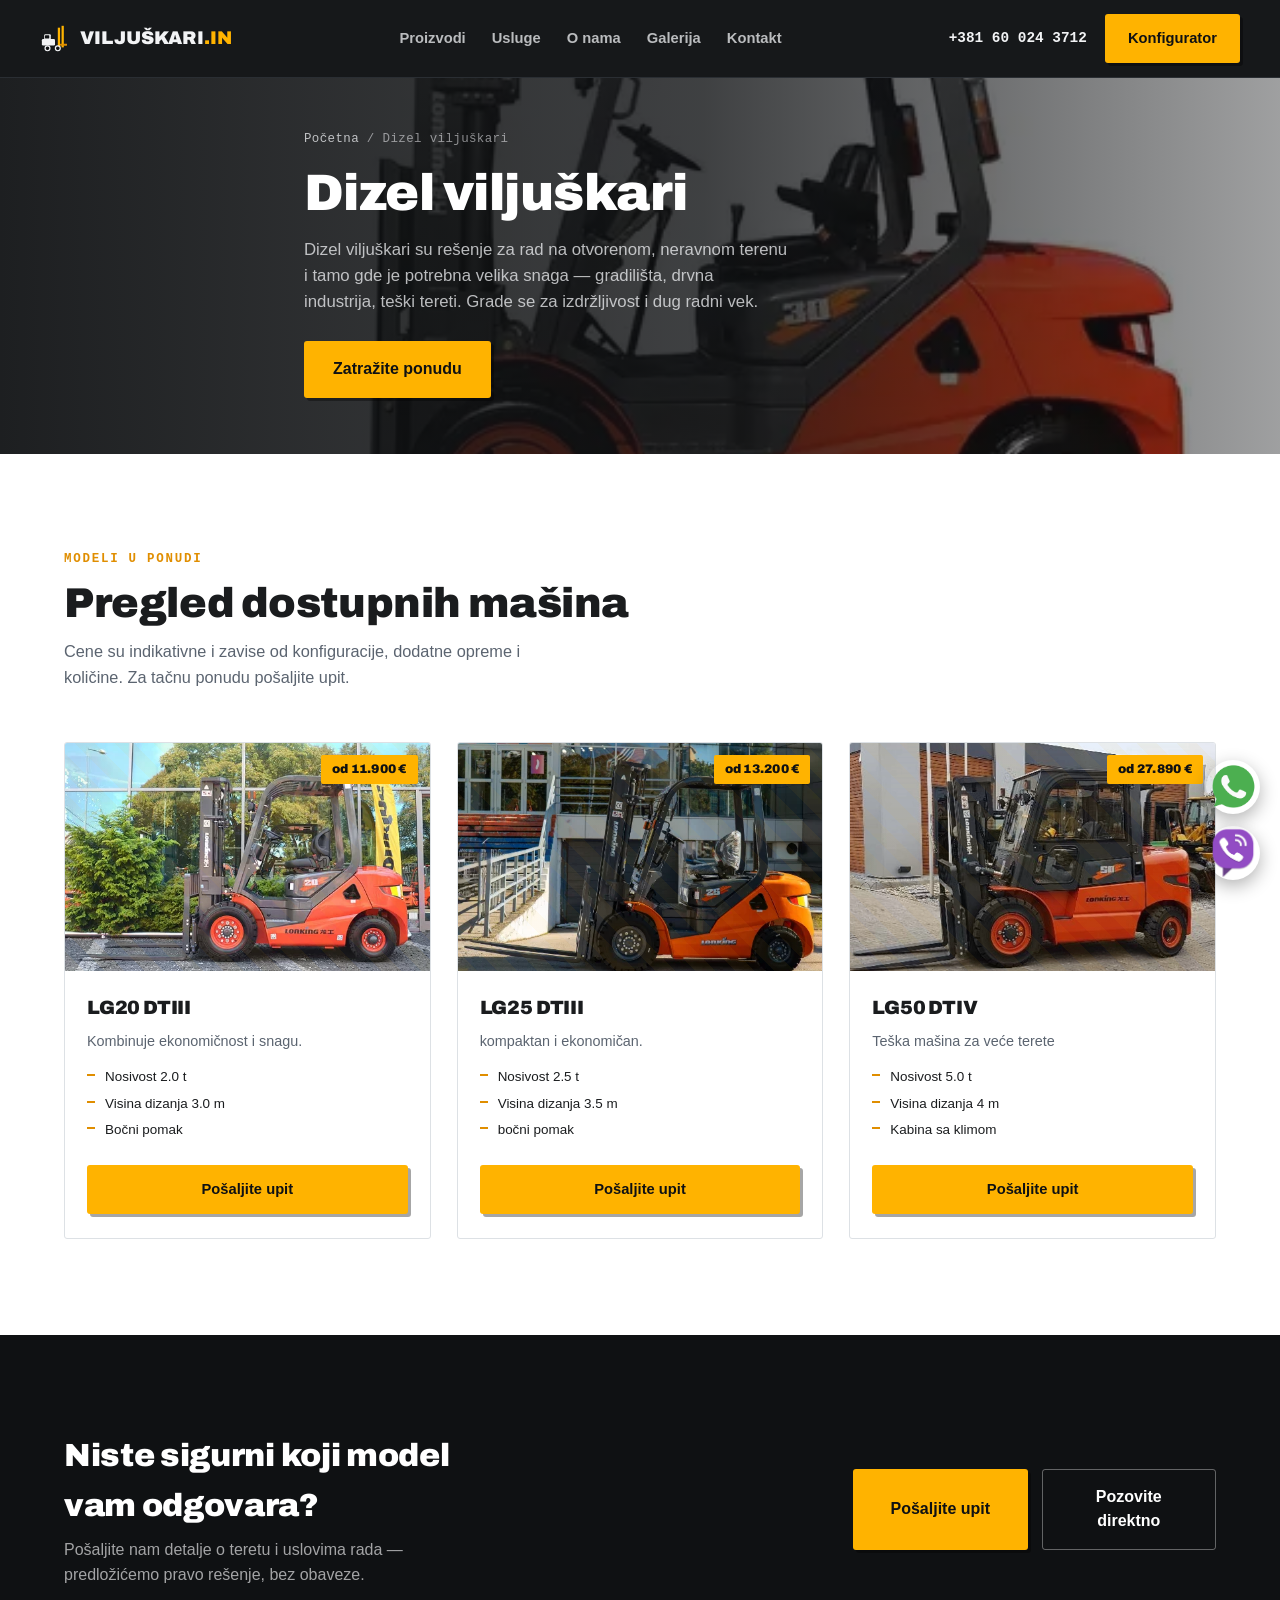
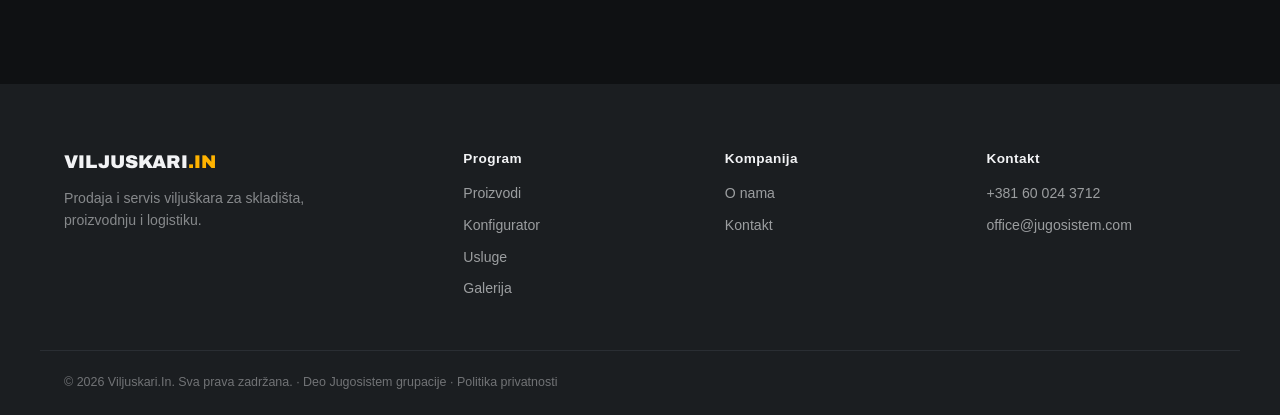
<file: dizel.html>
<!DOCTYPE html>
<html lang="sr">
<head>
<meta charset="UTF-8">
<link rel="icon" href="favicon.ico" sizes="any">
<link rel="icon" type="image/png" sizes="32x32" href="favicon-32x32.png">
<link rel="icon" type="image/png" sizes="48x48" href="favicon-48x48.png">
<link rel="icon" type="image/png" sizes="16x16" href="favicon-16x16.png">
<link rel="apple-touch-icon" sizes="180x180" href="apple-touch-icon.png">
<meta name="viewport" content="width=device-width, initial-scale=1.0">
<title>Dizel viljuškari — Viljuskari.In</title>
<meta name="description" content="Dizel viljuškari za spoljni rad, gradilišta i teže terete — visoka nosivost i izdržljivost. Pogledajte modele i zatražite ponudu.">
<meta name="robots" content="index, follow">
<meta property="og:type" content="website">
<meta property="og:site_name" content="Viljuškari.IN">
<meta property="og:title" content="Dizel viljuškari — Viljuškari.IN">
<meta property="og:description" content="Dizel viljuškari za spoljni rad, gradilišta i teže terete — visoka nosivost i izdržljivost.">
<meta property="og:url" content="https://www.viljuskari.in.rs/dizel.html">
<meta property="og:image" content="https://www.viljuskari.in.rs/images/dizel-viljuskari.webp">
<meta property="og:locale" content="sr_RS">
<meta name="twitter:card" content="summary_large_image">
<meta name="twitter:title" content="Dizel viljuškari — Viljuškari.IN">
<meta name="twitter:description" content="Dizel viljuškari za spoljni rad, gradilišta i teže terete — visoka nosivost i izdržljivost.">
<meta name="twitter:image" content="https://www.viljuskari.in.rs/images/dizel-viljuskari.webp">
<link rel="canonical" href="https://www.viljuskari.in.rs/dizel.html">
<link rel="preconnect" href="https://fonts.googleapis.com">
<link rel="preconnect" href="https://fonts.gstatic.com" crossorigin>
<link href="https://fonts.googleapis.com/css2?family=Archivo:wght@600;800;900&display=swap" rel="stylesheet">
<link rel="stylesheet" href="styles.css">
<link rel="stylesheet" href="category.css">
<script type="application/ld+json">
{
  "@context": "https://schema.org",
  "@type": "BreadcrumbList",
  "itemListElement": [
    {
      "@type": "ListItem",
      "position": 1,
      "name": "Početna",
      "item": "https://www.viljuskari.in.rs/"
    },
    {
      "@type": "ListItem",
      "position": 2,
      "name": "Dizel viljuškari",
      "item": "https://www.viljuskari.in.rs/dizel.html"
    }
  ]
}
</script>
</head>
<body>

<a class="skip-link" href="#main">Preskoči na sadržaj</a>

<header class="site-header" id="siteHeader">
  <div class="wrap nav">
    <a href="index.html" class="brand">
      <span class="brand-mark" aria-hidden="true">
        <svg viewBox="0 0 32 32" fill="none">
          <rect x="2" y="17" width="14" height="7" rx="1.3" fill="#F2F3F5"/>
          <rect x="4.5" y="12" width="7" height="6" rx="1" fill="#F2F3F5"/>
          <rect x="5.3" y="13" width="4.6" height="3.6" rx=".5" fill="#0F1113"/>
          <rect x="19" y="5" width="2.4" height="21" fill="#FFB300"/>
          <rect x="23" y="3" width="2.4" height="23" fill="#FFB300"/>
          <rect x="21.4" y="22" width="7.4" height="2.2" rx=".4" fill="#E08E00"/>
          <circle cx="8" cy="27" r="2.6" fill="#0F1113" stroke="#F2F3F5" stroke-width="1.3"/>
          <circle cx="19" cy="27" r="2.6" fill="#0F1113" stroke="#F2F3F5" stroke-width="1.3"/>
        </svg>
      </span>
      <span class="brand-word">VILJUŠKARI<em>.IN</em></span>
    </a>
    <nav class="nav-links" id="navLinks">
      <a href="index.html#proizvodi">Proizvodi</a>
      <a href="index.html#usluge">Usluge</a>
      <a href="index.html#onama">O nama</a>
      <a href="index.html#galerija">Galerija</a>
      <a href="index.html#kontakt">Kontakt</a>
    </nav>
    <div class="nav-cta">
      <a href="tel:+381600243712" class="nav-phone">+381 60 024 3712</a>
      <a href="konfigurator.html" class="btn btn-amber">Konfigurator</a>
    </div>
    <button class="menu-toggle" id="menuToggle" aria-label="Otvori meni" aria-expanded="false">
      <span></span><span></span><span></span>
    </button>
  </div>
</header>

<main id="main">

<section class="cat-hero">
  <div class="cat-hero-media" aria-hidden="true">
    <!-- ZAMENA SLIKOM: obriši .ph-photo blok ispod i zameni sa
    <img src="images/dizel-hero.jpg" alt="" class="real-photo"> -->
    <img src="images/dizel-viljuskari.webp" alt="Dizel viljuškar u radu" class="real-photo">
  </div>
  <div class="wrap cat-hero-inner">
    <div class="breadcrumb"><a href="index.html">Početna</a> / <span>Dizel viljuškari</span></div>
    <h1>Dizel viljuškari</h1>
    <p class="lead">Dizel viljuškari su rešenje za rad na otvorenom, neravnom terenu i tamo gde je potrebna velika snaga — gradilišta, drvna industrija, teški tereti. Grade se za izdržljivost i dug radni vek.</p>
    <a href="index.html?model=Dizel%20viljuškari#kontakt" class="btn btn-amber btn-lg">Zatražite ponudu</a>
  </div>
</section>

<section class="section">
  <div class="wrap">
    <div class="section-head">
      <div class="eyebrow">Modeli u ponudi</div>
      <h2>Pregled dostupnih mašina</h2>
      <p>Cene su indikativne i zavise od konfiguracije, dodatne opreme i količine. Za tačnu ponudu pošaljite upit.</p>
    </div>
    <div class="product-grid" id="modelGrid"><!-- popunjava se iz script.js --></div>
  </div>
</section>

<section class="section section-dark" id="kontakt-cta">
  <div class="wrap cta-mini-inner">
    <div>
      <h2>Niste sigurni koji model vam odgovara?</h2>
      <p>Pošaljite nam detalje o teretu i uslovima rada — predložićemo pravo rešenje, bez obaveze.</p>
    </div>
    <div class="cta-mini-actions">
      <a href="index.html#kontakt" class="btn btn-amber btn-lg">Pošaljite upit</a>
      <a href="tel:+381600243712" class="btn btn-outline-light btn-lg">Pozovite direktno</a>
    </div>
  </div>
</section>

</main>

<footer class="site-footer">
  <div class="wrap footer-grid">
    <div>
      <span class="brand-word footer-brand">VILJUSKARI<em>.IN</em></span>
      <p>Prodaja i servis viljuškara za skladišta, proizvodnju i logistiku.</p>
    </div>
    <div>
      <b>Program</b>
      <a href="index.html#proizvodi">Proizvodi</a>
      <a href="konfigurator.html">Konfigurator</a>
      <a href="index.html#usluge">Usluge</a>
      <a href="index.html#galerija">Galerija</a>
    </div>
    <div>
      <b>Kompanija</b>
      <a href="index.html#onama">O nama</a>
      <a href="index.html#kontakt">Kontakt</a>
    </div>
    <div>
      <b>Kontakt</b>
      <a href="tel:+381600243712">+381 60 024 3712</a>
      <a href="mailto:office@jugosistem.com">office@jugosistem.com</a>
    </div>
  </div>
  <div class="wrap footer-bottom">© 2026 Viljuskari.In. Sva prava zadržana. · Deo <a href="https://www.jugosistem.rs" target="_blank" rel="noopener">Jugosistem</a> grupacije · <a href="privatnost.html">Politika privatnosti</a></div>
</footer>

<script>
  window.MODELS = [
  {
    "name": "LG20 DTIII",
    "price": "od 11.900 €",
    "desc": "Kombinuje ekonomičnost i snagu.",
    "image": "images/LG20DTIII.webp",
    "specs": [
      "Nosivost 2.0 t",
      "Visina dizanja 3.0 m",
      "Bočni pomak"
    ]
  },
  {
    "name": "LG25 DTIII",
    "price": "od 13.200 €",
    "desc": "kompaktan i ekonomičan.",
    "image": "images/LG25DTIII.webp",
    "specs": [
      "Nosivost 2.5 t",
      "Visina dizanja 3.5 m",
      "bočni pomak"
    ]
  },
  {
    "name": "LG50 DTIV",
    "price": "od 27.890 €",
    "desc": "Teška mašina za veće terete",
    "image": "images/LG50DTIV.webp",
    "specs": [
      "Nosivost 5.0 t",
      "Visina dizanja 4 m",
      "Kabina sa klimom"
    ]
  }
];
</script>
<script src="script.js"></script>
</body>
</html>
</file>
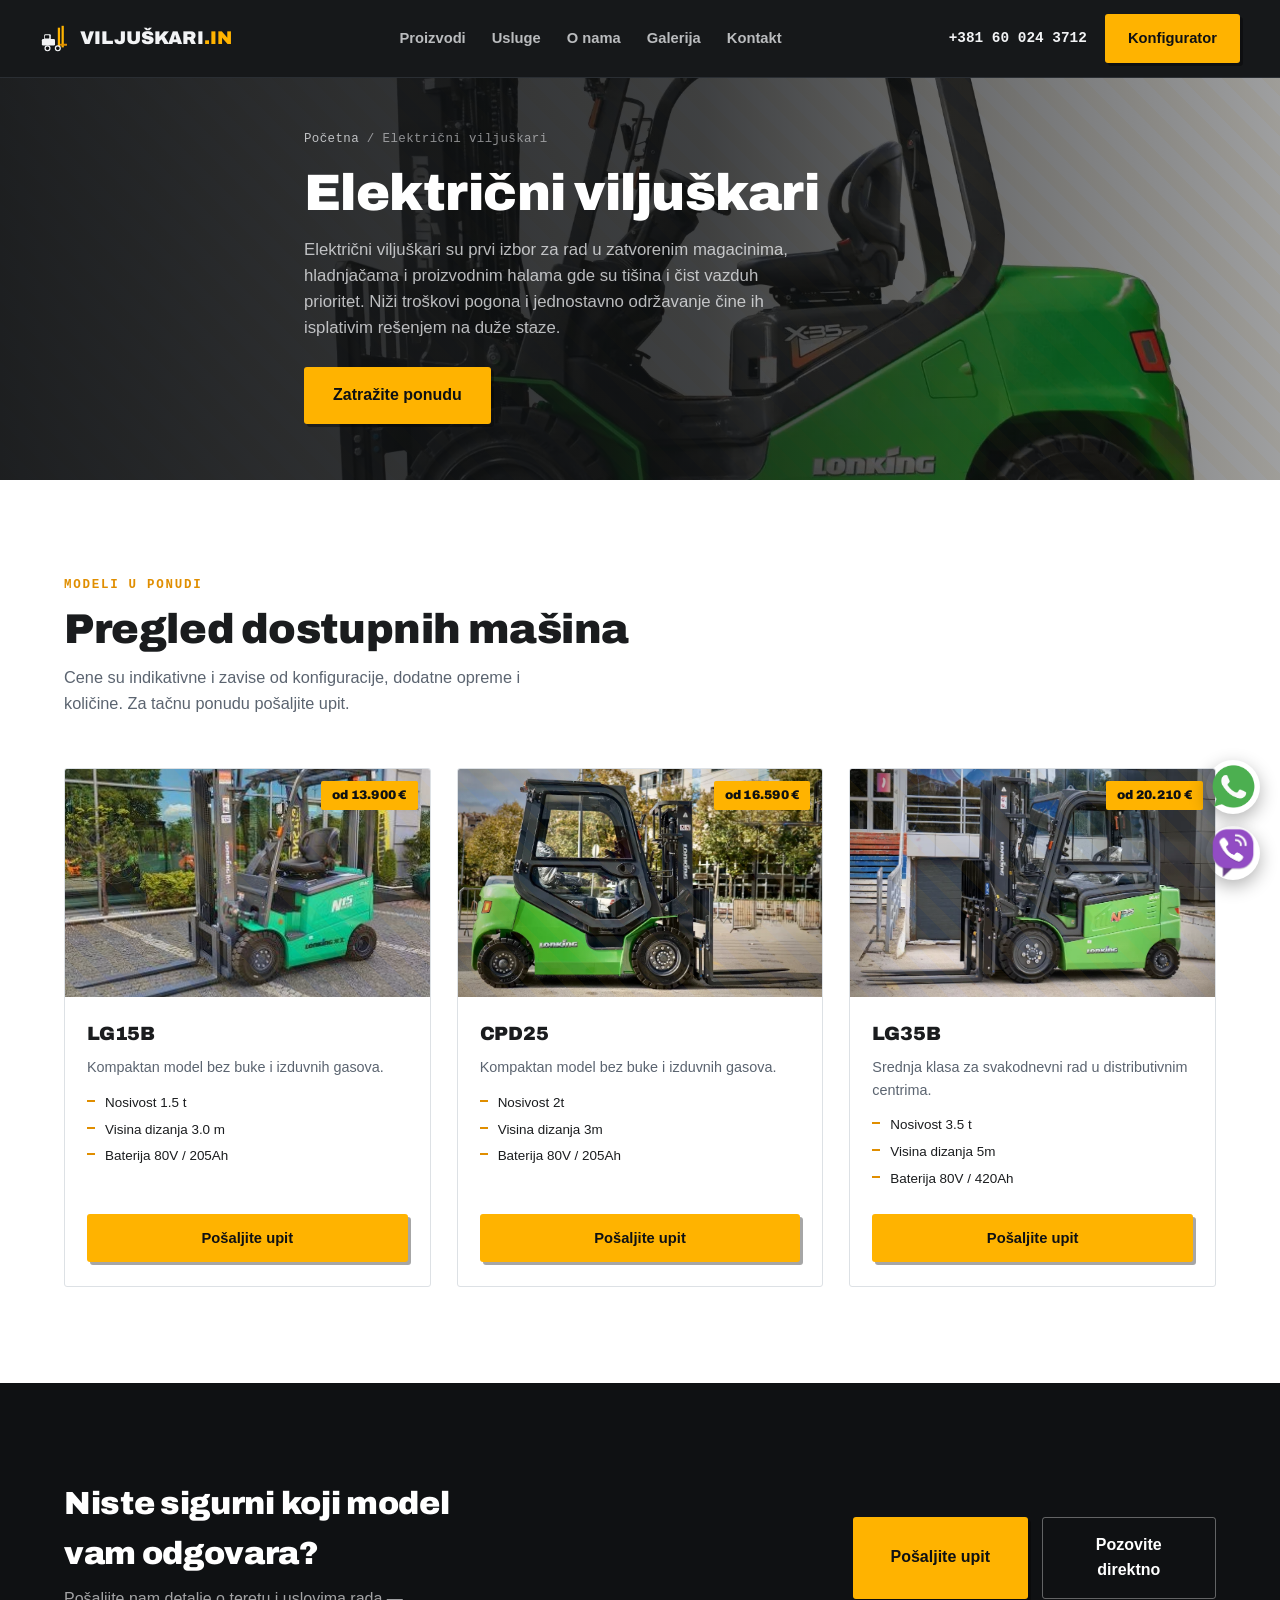
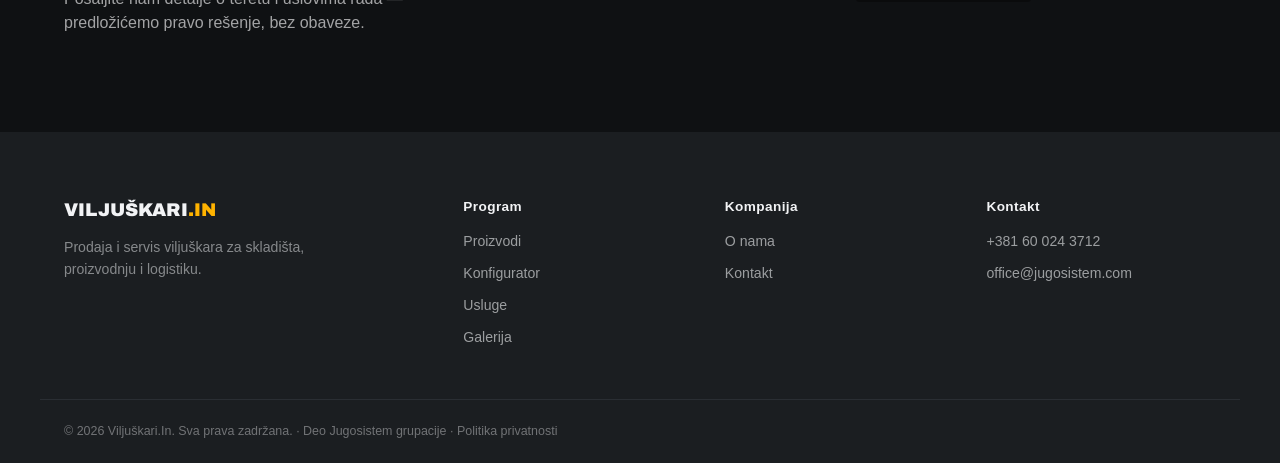
<file: elektricni.html>
<!DOCTYPE html>
<html lang="sr">
<head>
<meta charset="UTF-8">
<link rel="icon" href="favicon.ico" sizes="any">
<link rel="icon" type="image/png" sizes="32x32" href="favicon-32x32.png">
<link rel="icon" type="image/png" sizes="48x48" href="favicon-48x48.png">
<link rel="icon" type="image/png" sizes="16x16" href="favicon-16x16.png">
<link rel="apple-touch-icon" sizes="180x180" href="apple-touch-icon.png">
<meta name="viewport" content="width=device-width, initial-scale=1.0">
<title>Električni viljuškari — Viljuskari.In</title>
<meta name="description" content="Električni viljuškari za zatvorene magacinske prostore — tih rad, niski troškovi, bez emisije. Pogledajte modele i zatražite ponudu.">
<meta name="robots" content="index, follow">
<meta property="og:type" content="website">
<meta property="og:site_name" content="Viljuškari.IN">
<meta property="og:title" content="Električni viljuškari — Viljuškari.IN">
<meta property="og:description" content="Električni viljuškari za zatvorene magacinske prostore — tih rad, niski troškovi, bez emisije.">
<meta property="og:url" content="https://www.viljuskari.in.rs/elektricni.html">
<meta property="og:image" content="https://www.viljuskari.in.rs/images/elektricni-viljuskari.webp">
<meta property="og:locale" content="sr_RS">
<meta name="twitter:card" content="summary_large_image">
<meta name="twitter:title" content="Električni viljuškari — Viljuškari.IN">
<meta name="twitter:description" content="Električni viljuškari za zatvorene magacinske prostore — tih rad, niski troškovi, bez emisije.">
<meta name="twitter:image" content="https://www.viljuskari.in.rs/images/elektricni-viljuskari.webp">
<link rel="canonical" href="https://www.viljuskari.in.rs/elektricni.html">
<link rel="preconnect" href="https://fonts.googleapis.com">
<link rel="preconnect" href="https://fonts.gstatic.com" crossorigin>
<link href="https://fonts.googleapis.com/css2?family=Archivo:wght@600;800;900&display=swap" rel="stylesheet">
<link rel="stylesheet" href="styles.css">
<link rel="stylesheet" href="category.css">
<script type="application/ld+json">
{
  "@context": "https://schema.org",
  "@type": "BreadcrumbList",
  "itemListElement": [
    {
      "@type": "ListItem",
      "position": 1,
      "name": "Početna",
      "item": "https://www.viljuskari.in.rs/"
    },
    {
      "@type": "ListItem",
      "position": 2,
      "name": "Električni viljuškari",
      "item": "https://www.viljuskari.in.rs/elektricni.html"
    }
  ]
}
</script>
</head>
<body>

<a class="skip-link" href="#main">Preskoči na sadržaj</a>

<header class="site-header" id="siteHeader">
  <div class="wrap nav">
    <a href="index.html" class="brand">
      <span class="brand-mark" aria-hidden="true">
        <svg viewBox="0 0 32 32" fill="none">
          <rect x="2" y="17" width="14" height="7" rx="1.3" fill="#F2F3F5"/>
          <rect x="4.5" y="12" width="7" height="6" rx="1" fill="#F2F3F5"/>
          <rect x="5.3" y="13" width="4.6" height="3.6" rx=".5" fill="#0F1113"/>
          <rect x="19" y="5" width="2.4" height="21" fill="#FFB300"/>
          <rect x="23" y="3" width="2.4" height="23" fill="#FFB300"/>
          <rect x="21.4" y="22" width="7.4" height="2.2" rx=".4" fill="#E08E00"/>
          <circle cx="8" cy="27" r="2.6" fill="#0F1113" stroke="#F2F3F5" stroke-width="1.3"/>
          <circle cx="19" cy="27" r="2.6" fill="#0F1113" stroke="#F2F3F5" stroke-width="1.3"/>
        </svg>
      </span>
      <span class="brand-word">VILJUŠKARI<em>.IN</em></span>
    </a>
    <nav class="nav-links" id="navLinks">
      <a href="index.html#proizvodi">Proizvodi</a>
      <a href="index.html#usluge">Usluge</a>
      <a href="index.html#onama">O nama</a>
      <a href="index.html#galerija">Galerija</a>
      <a href="index.html#kontakt">Kontakt</a>
    </nav>
    <div class="nav-cta">
      <a href="tel:+381600243712" class="nav-phone">+381 60 024 3712</a>
      <a href="konfigurator.html" class="btn btn-amber">Konfigurator</a>
    </div>
    <button class="menu-toggle" id="menuToggle" aria-label="Otvori meni" aria-expanded="false">
      <span></span><span></span><span></span>
    </button>
  </div>
</header>

<main id="main">

<section class="cat-hero">
  <div class="cat-hero-media" aria-hidden="true">
    <!-- ZAMENA SLIKOM: obriši .ph-photo blok ispod i zameni sa
    <img src="images/elektricni-hero.jpg" alt="" class="real-photo"> -->
    <div class="ph-photo">
       <img src="images/elektricni-viljuskari.webp" alt="Električni viljuškar u magacinu" class="real-photo">
    </div>
  </div>
  <div class="wrap cat-hero-inner">
    <div class="breadcrumb"><a href="index.html">Početna</a> / <span>Električni viljuškari</span></div>
    <h1>Električni viljuškari</h1>
    <p class="lead">Električni viljuškari su prvi izbor za rad u zatvorenim magacinima, hladnjačama i proizvodnim halama gde su tišina i čist vazduh prioritet. Niži troškovi pogona i jednostavno održavanje čine ih isplativim rešenjem na duže staze.</p>
    <a href="index.html?model=Električni%20viljuškari#kontakt" class="btn btn-amber btn-lg">Zatražite ponudu</a>
  </div>
</section>

<section class="section">
  <div class="wrap">
    <div class="section-head">
      <div class="eyebrow">Modeli u ponudi</div>
      <h2>Pregled dostupnih mašina</h2>
      <p>Cene su indikativne i zavise od konfiguracije, dodatne opreme i količine. Za tačnu ponudu pošaljite upit.</p>
    </div>
    <div class="product-grid" id="modelGrid"><!-- popunjava se iz script.js --></div>
  </div>
</section>

<section class="section section-dark" id="kontakt-cta">
  <div class="wrap cta-mini-inner">
    <div>
      <h2>Niste sigurni koji model vam odgovara?</h2>
      <p>Pošaljite nam detalje o teretu i uslovima rada — predložićemo pravo rešenje, bez obaveze.</p>
    </div>
    <div class="cta-mini-actions">
      <a href="index.html#kontakt" class="btn btn-amber btn-lg">Pošaljite upit</a>
      <a href="tel:+381600243712" class="btn btn-outline-light btn-lg">Pozovite direktno</a>
    </div>
  </div>
</section>

</main>

<footer class="site-footer">
  <div class="wrap footer-grid">
    <div>
      <span class="brand-word footer-brand">VILJUŠKARI<em>.IN</em></span>
      <p>Prodaja i servis viljuškara za skladišta, proizvodnju i logistiku.</p>
    </div>
    <div>
      <b>Program</b>
      <a href="index.html#proizvodi">Proizvodi</a>
      <a href="konfigurator.html">Konfigurator</a>
      <a href="index.html#usluge">Usluge</a>
      <a href="index.html#galerija">Galerija</a>
    </div>
    <div>
      <b>Kompanija</b>
      <a href="index.html#onama">O nama</a>
      <a href="index.html#kontakt">Kontakt</a>
    </div>
    <div>
      <b>Kontakt</b>
      <a href="tel:+381600243712">+381 60 024 3712</a>
      <a href="mailto:office@jugosistem.com">office@jugosistem.com</a>
    </div>
  </div>
  <div class="wrap footer-bottom">© 2026 Viljuškari.In. Sva prava zadržana. · Deo <a href="https://www.jugosistem.rs" target="_blank" rel="noopener">Jugosistem</a> grupacije · <a href="privatnost.html">Politika privatnosti</a></div>
</footer>

<script>
  window.MODELS = [
   {
    "name": "LG15B",
    "price": "od 13.900 €",
    "desc": "Kompaktan model bez buke i izduvnih gasova.",
    "image": "images/LG15b.webp",
    "specs": [
      "Nosivost 1.5 t",
      "Visina dizanja 3.0 m",
      "Baterija 80V / 205Ah"
    ]
  },
  {
    "name": "CPD25",
    "price": "od 16.590 €",
    "desc": "Kompaktan model bez buke i izduvnih gasova.",
    "image": "images/Jugosistem na sajmu u Nisu75.webp",
    "specs": [
      "Nosivost 2t",
      "Visina dizanja 3m",
      "Baterija 80V / 205Ah"
    ]
  },
  {
    "name": "LG35B",
    "price": "od 20.210 €",
    "desc": "Srednja klasa za svakodnevni rad u distributivnim centrima.",
     "image": "images/LG35b.webp",
    "specs": [
      "Nosivost 3.5 t",
      "Visina dizanja 5m",
      "Baterija 80V / 420Ah"
    ]
  },
];
</script>
<script src="script.js"></script>
</body>
</html>
</file>
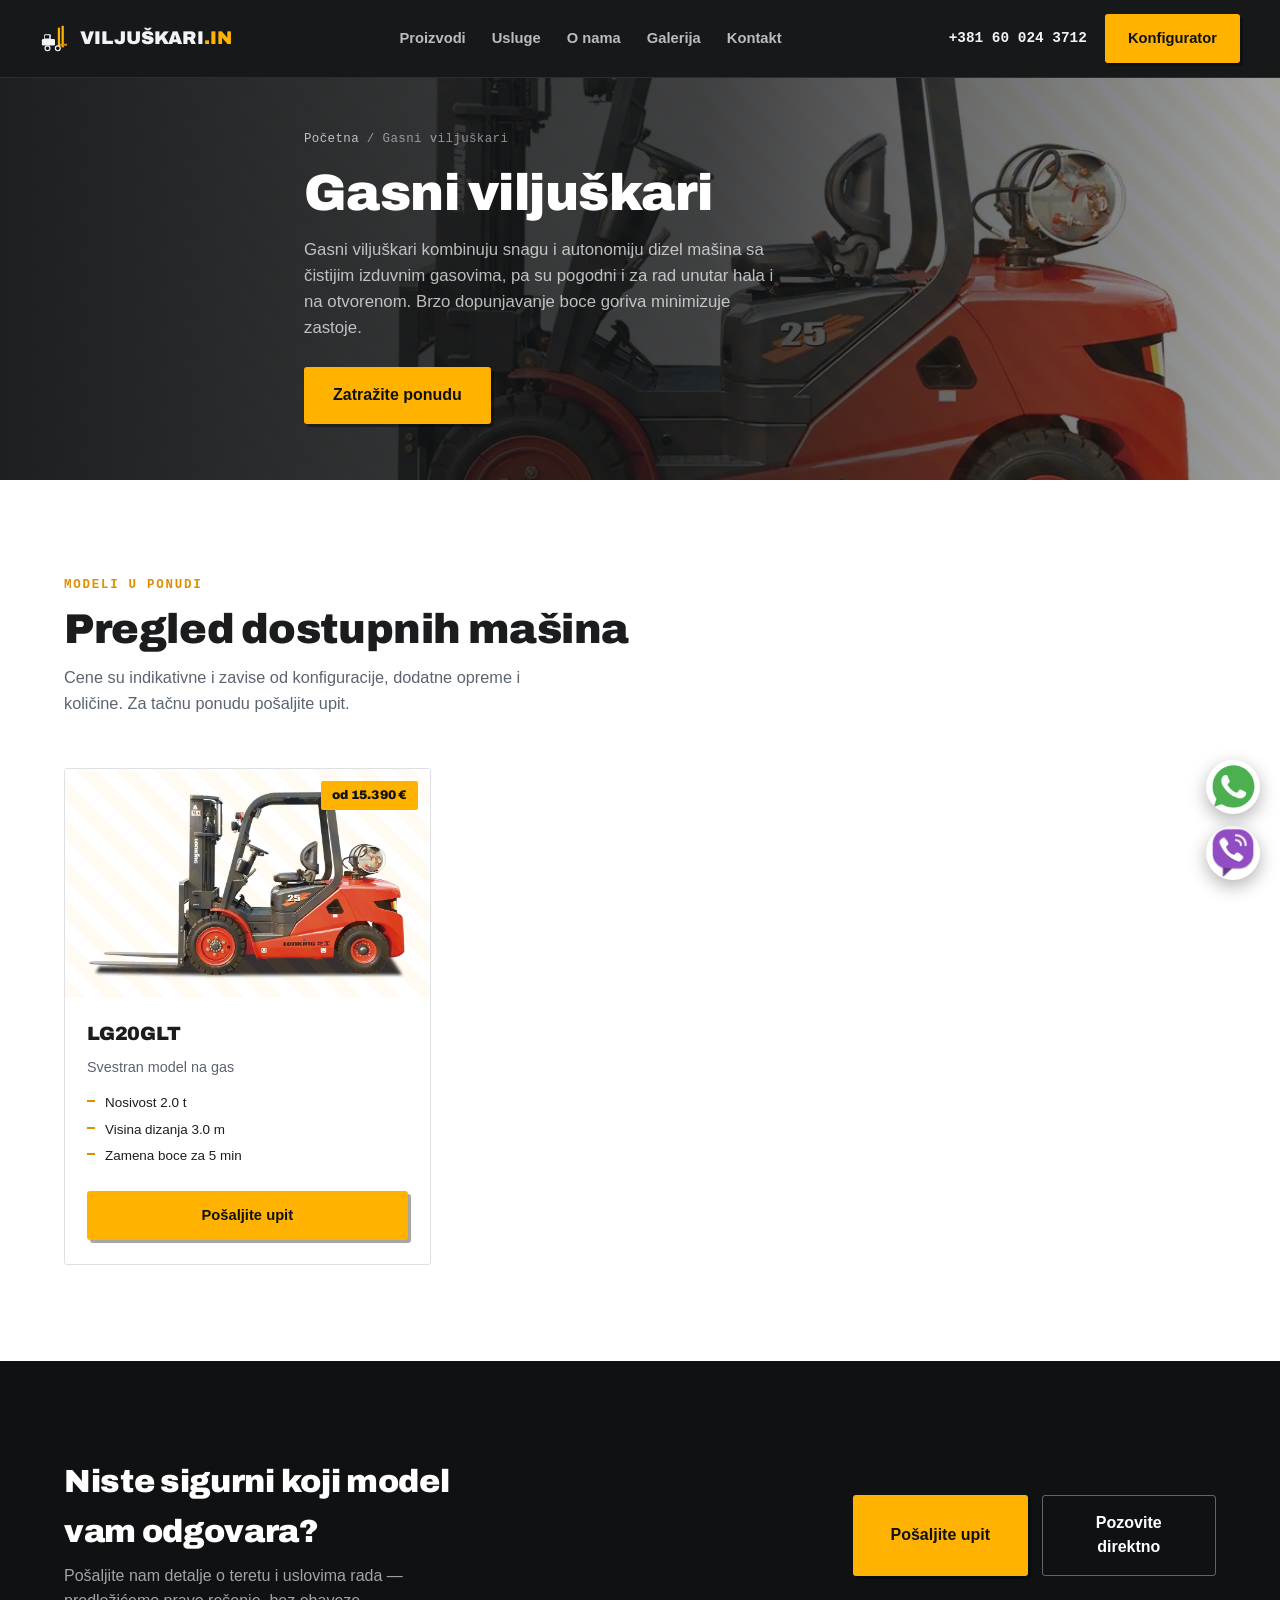
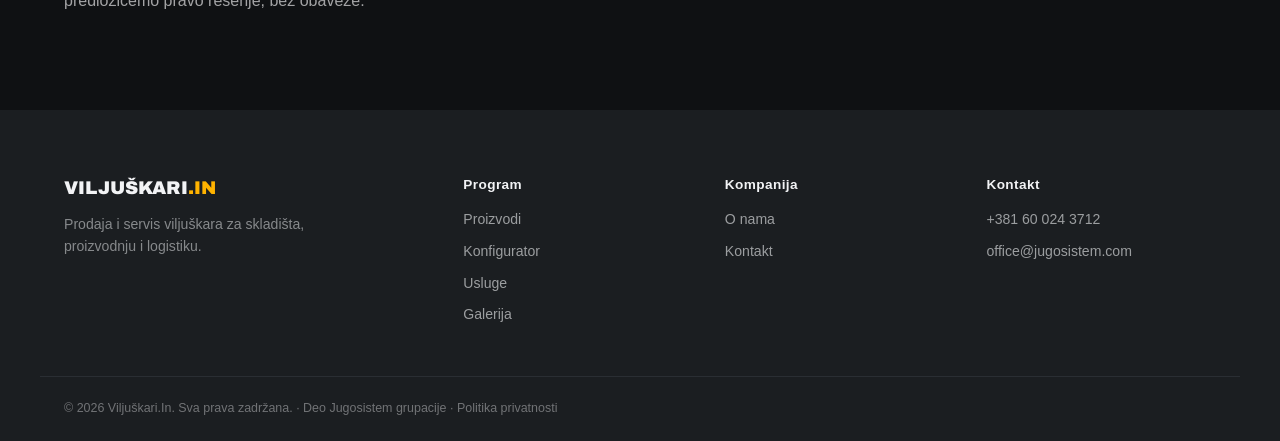
<file: gasni.html>
<!DOCTYPE html>
<html lang="sr">
<head>
<meta charset="UTF-8">
<link rel="icon" href="favicon.ico" sizes="any">
<link rel="icon" type="image/png" sizes="32x32" href="favicon-32x32.png">
<link rel="icon" type="image/png" sizes="48x48" href="favicon-48x48.png">
<link rel="icon" type="image/png" sizes="16x16" href="favicon-16x16.png">
<link rel="apple-touch-icon" sizes="180x180" href="apple-touch-icon.png">
<meta name="viewport" content="width=device-width, initial-scale=1.0">
<title>Gasni viljuškari — ViljuškariIn</title>
<meta name="description" content="Gasni (LPG) viljuškari — snaga dizela uz čistiji rad u zatvorenom prostoru. Pogledajte modele i zatražite ponudu.">
<meta name="robots" content="index, follow">
<meta property="og:type" content="website">
<meta property="og:site_name" content="Viljuškari.IN">
<meta property="og:title" content="Gasni viljuškari — Viljuškari.IN">
<meta property="og:description" content="Gasni (LPG) viljuškari — snaga dizela uz čistiji rad u zatvorenom prostoru.">
<meta property="og:url" content="https://www.viljuskari.in.rs/gasni.html">
<meta property="og:image" content="https://www.viljuskari.in.rs/images/gasni-viljuskari.webp">
<meta property="og:locale" content="sr_RS">
<meta name="twitter:card" content="summary_large_image">
<meta name="twitter:title" content="Gasni viljuškari — Viljuškari.IN">
<meta name="twitter:description" content="Gasni (LPG) viljuškari — snaga dizela uz čistiji rad u zatvorenom prostoru.">
<meta name="twitter:image" content="https://www.viljuskari.in.rs/images/gasni-viljuskari.webp">
<link rel="canonical" href="https://www.viljuskari.in.rs/gasni.html">
<link rel="preconnect" href="https://fonts.googleapis.com">
<link rel="preconnect" href="https://fonts.gstatic.com" crossorigin>
<link href="https://fonts.googleapis.com/css2?family=Archivo:wght@600;800;900&display=swap" rel="stylesheet">
<link rel="stylesheet" href="styles.css">
<link rel="stylesheet" href="category.css">
<script type="application/ld+json">
{
  "@context": "https://schema.org",
  "@type": "BreadcrumbList",
  "itemListElement": [
    {
      "@type": "ListItem",
      "position": 1,
      "name": "Početna",
      "item": "https://www.viljuskari.in.rs/"
    },
    {
      "@type": "ListItem",
      "position": 2,
      "name": "Gasni viljuškari",
      "item": "https://www.viljuskari.in.rs/gasni.html"
    }
  ]
}
</script>
</head>
<body>

<a class="skip-link" href="#main">Preskoči na sadržaj</a>

<header class="site-header" id="siteHeader">
  <div class="wrap nav">
    <a href="index.html" class="brand">
      <span class="brand-mark" aria-hidden="true">
        <svg viewBox="0 0 32 32" fill="none">
          <rect x="2" y="17" width="14" height="7" rx="1.3" fill="#F2F3F5"/>
          <rect x="4.5" y="12" width="7" height="6" rx="1" fill="#F2F3F5"/>
          <rect x="5.3" y="13" width="4.6" height="3.6" rx=".5" fill="#0F1113"/>
          <rect x="19" y="5" width="2.4" height="21" fill="#FFB300"/>
          <rect x="23" y="3" width="2.4" height="23" fill="#FFB300"/>
          <rect x="21.4" y="22" width="7.4" height="2.2" rx=".4" fill="#E08E00"/>
          <circle cx="8" cy="27" r="2.6" fill="#0F1113" stroke="#F2F3F5" stroke-width="1.3"/>
          <circle cx="19" cy="27" r="2.6" fill="#0F1113" stroke="#F2F3F5" stroke-width="1.3"/>
        </svg>
      </span>
      <span class="brand-word">VILJUŠKARI<em>.IN</em></span>
    </a>
    <nav class="nav-links" id="navLinks">
      <a href="index.html#proizvodi">Proizvodi</a>
      <a href="index.html#usluge">Usluge</a>
      <a href="index.html#onama">O nama</a>
      <a href="index.html#galerija">Galerija</a>
      <a href="index.html#kontakt">Kontakt</a>
    </nav>
    <div class="nav-cta">
      <a href="tel:+381600243712" class="nav-phone">+381 60 024 3712</a>
      <a href="konfigurator.html" class="btn btn-amber">Konfigurator</a>
    </div>
    <button class="menu-toggle" id="menuToggle" aria-label="Otvori meni" aria-expanded="false">
      <span></span><span></span><span></span>
    </button>
  </div>
</header>

<main id="main">

<section class="cat-hero">
  <div class="cat-hero-media" aria-hidden="true">
    <!-- ZAMENA SLIKOM: obriši .ph-photo blok ispod i zameni sa
    <img src="images/gasni-hero.jpg" alt="" class="real-photo"> -->
     <div class="ph-photo">
     <img src="images/gasni-viljuskari.webp" alt="Gasni (LPG) viljuškar u radu" class="real-photo">
    </div>
  </div>
  <div class="wrap cat-hero-inner">
    <div class="breadcrumb"><a href="index.html">Početna</a> / <span>Gasni viljuškari</span></div>
    <h1>Gasni viljuškari</h1>
    <p class="lead">Gasni viljuškari kombinuju snagu i autonomiju dizel mašina sa čistijim izduvnim gasovima, pa su pogodni i za rad unutar hala i na otvorenom. Brzo dopunjavanje boce goriva minimizuje zastoje.</p>
    <a href="index.html?model=Gasni%20viljuškari#kontakt" class="btn btn-amber btn-lg">Zatražite ponudu</a>
  </div>
</section>

<section class="section">
  <div class="wrap">
    <div class="section-head">
      <div class="eyebrow">Modeli u ponudi</div>
      <h2>Pregled dostupnih mašina</h2>
      <p>Cene su indikativne i zavise od konfiguracije, dodatne opreme i količine. Za tačnu ponudu pošaljite upit.</p>
    </div>
    <div class="product-grid" id="modelGrid"><!-- popunjava se iz script.js --></div>
  </div>
</section>

<section class="section section-dark" id="kontakt-cta">
  <div class="wrap cta-mini-inner">
    <div>
      <h2>Niste sigurni koji model vam odgovara?</h2>
      <p>Pošaljite nam detalje o teretu i uslovima rada — predložićemo pravo rešenje, bez obaveze.</p>
    </div>
    <div class="cta-mini-actions">
      <a href="index.html#kontakt" class="btn btn-amber btn-lg">Pošaljite upit</a>
      <a href="tel:+381600243712" class="btn btn-outline-light btn-lg">Pozovite direktno</a>
    </div>
  </div>
</section>

</main>

<footer class="site-footer">
  <div class="wrap footer-grid">
    <div>
      <span class="brand-word footer-brand">VILJUŠKARI<em>.IN</em></span>
      <p>Prodaja i servis viljuškara za skladišta, proizvodnju i logistiku.</p>
    </div>
    <div>
      <b>Program</b>
      <a href="index.html#proizvodi">Proizvodi</a>
      <a href="konfigurator.html">Konfigurator</a>
      <a href="index.html#usluge">Usluge</a>
      <a href="index.html#galerija">Galerija</a>
    </div>
    <div>
      <b>Kompanija</b>
      <a href="index.html#onama">O nama</a>
      <a href="index.html#kontakt">Kontakt</a>
    </div>
    <div>
      <b>Kontakt</b>
      <a href="tel:+381600243712">+381 60 024 3712</a>
      <a href="mailto:office@jugosistem.com">office@jugosistem.com</a>
    </div>
  </div>
  <div class="wrap footer-bottom">© 2026 Viljuškari.In. Sva prava zadržana. · Deo <a href="https://www.jugosistem.rs" target="_blank" rel="noopener">Jugosistem</a> grupacije · <a href="privatnost.html">Politika privatnosti</a></div>
</footer>

<script>
  window.MODELS = [
  {
    "name": "LG20GLT",
    "price": "od 15.390 €",
    "image": "images/gasni-viljuskari.webp",
    "desc": "Svestran model na gas",
    "specs": [
      "Nosivost 2.0 t",
      "Visina dizanja 3.0 m",
      "Zamena boce za 5 min"
    ]
  }
];
</script>
<script src="script.js"></script>
</body>
</html>
</file>
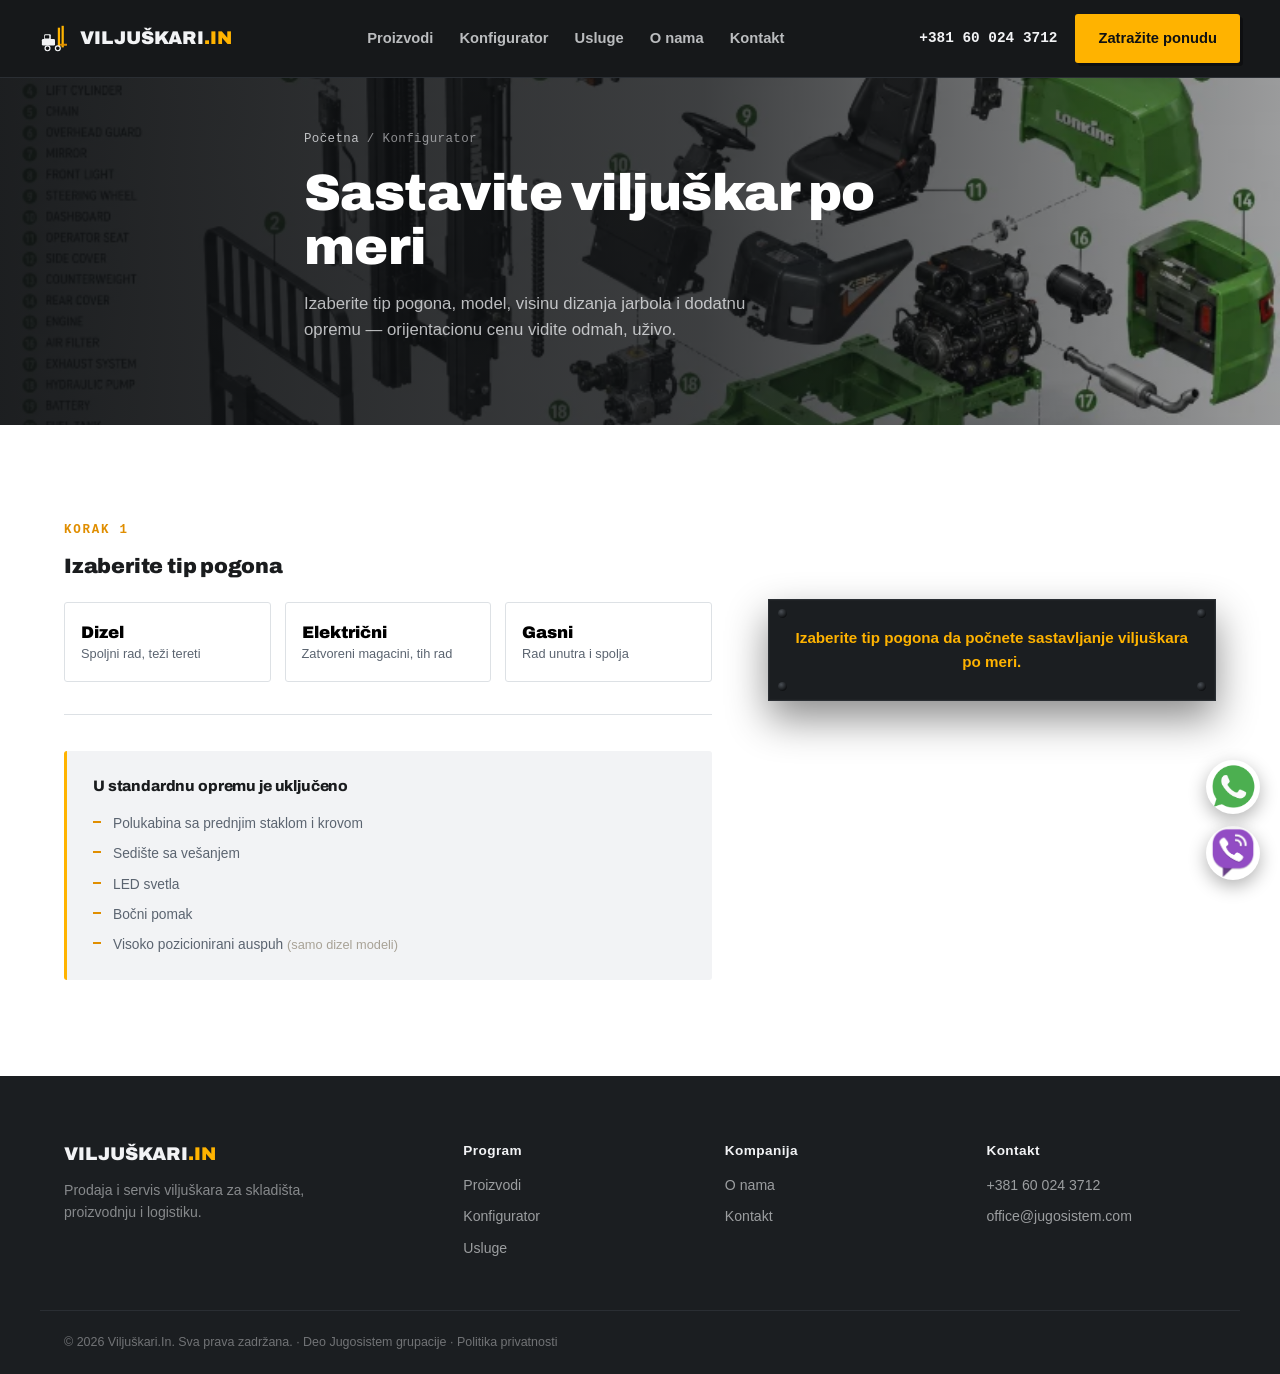
<file: konfigurator-bak.html>
<!DOCTYPE html>
<html lang="sr">
<head>
<meta charset="UTF-8">
<link rel="icon" href="favicon.ico" sizes="any">
<link rel="icon" type="image/png" sizes="32x32" href="favicon-32x32.png">
<link rel="icon" type="image/png" sizes="48x48" href="favicon-48x48.png">
<link rel="icon" type="image/png" sizes="16x16" href="favicon-16x16.png">
<link rel="apple-touch-icon" sizes="180x180" href="apple-touch-icon.png">
<meta name="viewport" content="width=device-width, initial-scale=1.0">
<title>Konfigurator viljuškara — Viljuškari.IN</title>
<meta name="description" content="Sastavite viljuškar po meri — izaberite model, jarbol i dodatnu opremu i dobijte orijentacionu cenu odmah.">
<meta name="robots" content="index, follow">
<link rel="canonical" href="https://www.viljuskari.in.rs/konfigurator.html">
<meta property="og:type" content="website">
<meta property="og:site_name" content="Viljuškari.IN">
<meta property="og:title" content="Konfigurator viljuškara — Viljuškari.IN">
<meta property="og:description" content="Sastavite viljuškar po meri — izaberite model, jarbol i dodatnu opremu i dobijte orijentacionu cenu odmah.">
<meta property="og:url" content="https://www.viljuskari.in.rs/konfigurator.html">
<meta property="og:image" content="https://www.viljuskari.in.rs/images/og-image.jpg">
<meta property="og:image:width" content="1200">
<meta property="og:image:height" content="634">
<meta property="og:locale" content="sr_RS">
<meta name="twitter:card" content="summary_large_image">
<meta name="twitter:title" content="Konfigurator viljuškara — Viljuškari.IN">
<meta name="twitter:description" content="Sastavite viljuškar po meri — izaberite model, jarbol i dodatnu opremu i dobijte orijentacionu cenu odmah.">
<meta name="twitter:image" content="https://www.viljuskari.in.rs/images/og-image.jpg">
<link rel="preconnect" href="https://fonts.googleapis.com">
<link rel="preconnect" href="https://fonts.gstatic.com" crossorigin>
<link href="https://fonts.googleapis.com/css2?family=Archivo:wght@600;800;900&display=swap" rel="stylesheet">
<link rel="stylesheet" href="styles.css">
<link rel="stylesheet" href="category.css">
<link rel="stylesheet" href="configurator.css">
<script type="application/ld+json">
{
  "@context": "https://schema.org",
  "@type": "BreadcrumbList",
  "itemListElement": [
    { "@type": "ListItem", "position": 1, "name": "Početna", "item": "https://www.viljuskari.in.rs/" },
    { "@type": "ListItem", "position": 2, "name": "Konfigurator", "item": "https://www.viljuskari.in.rs/konfigurator.html" }
  ]
}
</script>
</head>
<body>

<a class="skip-link" href="#main">Preskoči na sadržaj</a>

<header class="site-header" id="siteHeader">
  <div class="wrap nav">
    <a href="index.html" class="brand">
      <span class="brand-mark" aria-hidden="true">
        <svg viewBox="0 0 32 32" fill="none">
          <rect x="2" y="17" width="14" height="7" rx="1.3" fill="#F2F3F5"/>
          <rect x="4.5" y="12" width="7" height="6" rx="1" fill="#F2F3F5"/>
          <rect x="5.3" y="13" width="4.6" height="3.6" rx=".5" fill="#0F1113"/>
          <rect x="19" y="5" width="2.4" height="21" fill="#FFB300"/>
          <rect x="23" y="3" width="2.4" height="23" fill="#FFB300"/>
          <rect x="21.4" y="22" width="7.4" height="2.2" rx=".4" fill="#E08E00"/>
          <circle cx="8" cy="27" r="2.6" fill="#0F1113" stroke="#F2F3F5" stroke-width="1.3"/>
          <circle cx="19" cy="27" r="2.6" fill="#0F1113" stroke="#F2F3F5" stroke-width="1.3"/>
        </svg>
      </span>
      <span class="brand-word">VILJUŠKARI<em>.IN</em></span>
    </a>
    <nav class="nav-links" id="navLinks">
      <a href="index.html#proizvodi">Proizvodi</a>
      <a href="konfigurator.html">Konfigurator</a>
      <a href="index.html#usluge">Usluge</a>
      <a href="index.html#onama">O nama</a>
      <a href="index.html#kontakt">Kontakt</a>
    </nav>
    <div class="nav-cta">
      <a href="tel:+381600243712" class="nav-phone">+381 60 024 3712</a>
      <a href="index.html#kontakt" class="btn btn-amber">Zatražite ponudu</a>
    </div>
    <button class="menu-toggle" id="menuToggle" aria-label="Otvori meni" aria-expanded="false">
      <span></span><span></span><span></span>
    </button>
  </div>
</header>

<main id="main">

<section class="cat-hero">
  <div class="cat-hero-media" aria-hidden="true">
    <img src="images/lonking-exploded-view.webp" alt="Lonking X35 dizel viljuškar — presek delova" class="real-photo">
  </div>
  <div class="wrap cat-hero-inner">
    <div class="breadcrumb"><a href="index.html">Početna</a> / <span>Konfigurator</span></div>
    <h1>Sastavite viljuškar po meri</h1>
    <p class="lead">Izaberite tip pogona, model, visinu dizanja jarbola i dodatnu opremu — orijentacionu cenu vidite odmah, uživo.</p>
  </div>
</section>

<section class="section">
  <div class="wrap">
    <div class="cfg-layout">

      <!-- LEVA STRANA: koraci konfiguracije -->
      <div class="cfg-steps">

        <div class="cfg-step">
          <div class="cfg-step-num">Korak 1</div>
          <h2>Izaberite tip pogona</h2>
          <div class="cfg-type-grid">
            <button class="cfg-type-btn" data-type="dizel">
              <span class="cfg-type-name">Dizel</span>
              <span class="cfg-type-desc">Spoljni rad, teži tereti</span>
            </button>
            <button class="cfg-type-btn" data-type="elektro">
              <span class="cfg-type-name">Električni</span>
              <span class="cfg-type-desc">Zatvoreni magacini, tih rad</span>
            </button>
            <button class="cfg-type-btn" data-type="gas">
              <span class="cfg-type-name">Gasni</span>
              <span class="cfg-type-desc">Rad unutra i spolja</span>
            </button>
          </div>
        </div>

        <div class="cfg-step" id="cfgStep2" hidden>
          <div class="cfg-step-num">Korak 2</div>
          <h2>Izaberite model</h2>
          <select id="cfgModelSelect" class="cfg-select"></select>
        </div>

        <div class="cfg-step" id="cfgStep3" hidden>
          <div class="cfg-step-num">Korak 3</div>
          <h2>Jarbol i visina dizanja</h2>
          <div class="cfg-row-2">
            <div>
              <label class="cfg-label">Tip jarbola</label>
              <select id="cfgMastType" class="cfg-select"></select>
            </div>
            <div>
              <label class="cfg-label">Visina dizanja</label>
              <select id="cfgHeightSelect" class="cfg-select"></select>
            </div>
          </div>
          <p class="cfg-warning" id="cfgMastWarning" hidden></p>
        </div>

        <div class="cfg-step" id="cfgStep4" hidden>
          <div class="cfg-step-num">Korak 4</div>
          <h2>Dodatna oprema</h2>
          <div class="cfg-addons">
            <label class="cfg-addon-label">
              <input type="checkbox" id="cfgAddonPureGume" class="cfg-addon">
              <span>Pune gume</span>
            </label>
            <label class="cfg-addon-label">
              <input type="checkbox" id="cfgAddonKabina" class="cfg-addon">
              <span>Kabina sa grejanjem</span>
            </label>
            <label class="cfg-addon-label">
              <input type="checkbox" id="cfgAddonPozicioner" class="cfg-addon">
              <span>Pozicioner</span>
            </label>
          </div>
        </div>

        <div class="cfg-standard-equip">
          <h3>U standardnu opremu je uključeno</h3>
          <ul>
            <li>Polukabina sa prednjim staklom i krovom</li>
            <li>Sedište sa vešanjem</li>
            <li>LED svetla</li>
            <li>Bočni pomak</li>
            <li>Visoko pozicionirani auspuh <span>(samo dizel modeli)</span></li>
          </ul>
        </div>

      </div>

      <!-- DESNA STRANA: rezultat, lepljiv pri skrolu -->
      <aside class="cfg-result-wrap">
        <div class="plate cfg-result" id="cfgResult" hidden>
          <div class="plate-rivet tl"></div><div class="plate-rivet tr"></div>
          <div class="plate-rivet bl"></div><div class="plate-rivet br"></div>
          <div class="plate-head">VAŠA KONFIGURACIJA</div>
          <div class="plate-row"><span>Osnovni model</span><b id="cfgBasePrice">—</b></div>
          <div class="plate-row"><span>Jarbol</span><b id="cfgMastLine">—</b></div>
          <div class="plate-row"><span>Dodatna oprema</span><b id="cfgAddonsPrice">—</b></div>
          <div class="plate-strip" aria-hidden="true"></div>
          <div class="cfg-total-row">
            <span>Ukupno (bez PDV-a)</span>
            <b id="cfgTotalPrice">—</b>
          </div>
          <div class="cfg-total-row cfg-total-row-vat">
            <span>Sa PDV-om (20%)</span>
            <b id="cfgTotalVat">—</b>
          </div>
          <p class="cfg-disclaimer">Prikazana cena je orijentaciona i zavisi od trenutne raspoloživosti i kursa. Za tačnu i obavezujuću ponudu pošaljite upit.</p>
          <button class="btn btn-amber btn-full cfg-send-btn" id="cfgSendBtn">Pošaljite upit sa ovom konfiguracijom</button>
        </div>
        <div class="plate cfg-empty-hint" id="cfgEmptyHint">
          <div class="plate-rivet tl"></div><div class="plate-rivet tr"></div>
          <div class="plate-rivet bl"></div><div class="plate-rivet br"></div>
          <p>Izaberite tip pogona da počnete sastavljanje viljuškara po meri.</p>
        </div>
      </aside>

    </div>
  </div>
</section>

</main>

<footer class="site-footer">
  <div class="wrap footer-grid">
    <div>
      <span class="brand-word footer-brand">VILJUŠKARI<em>.IN</em></span>
      <p>Prodaja i servis viljuškara za skladišta, proizvodnju i logistiku.</p>
    </div>
    <div>
      <b>Program</b>
      <a href="index.html#proizvodi">Proizvodi</a>
      <a href="konfigurator.html">Konfigurator</a>
      <a href="index.html#usluge">Usluge</a>
    </div>
    <div>
      <b>Kompanija</b>
      <a href="index.html#onama">O nama</a>
      <a href="index.html#kontakt">Kontakt</a>
    </div>
    <div>
      <b>Kontakt</b>
      <a href="tel:+381600243712">+381 60 024 3712</a>
      <a href="mailto:office@jugosistem.com">office@jugosistem.com</a>
    </div>
  </div>
  <div class="wrap footer-bottom">© 2026 Viljuškari.In. Sva prava zadržana. · Deo <a href="https://www.jugosistem.rs" target="_blank" rel="noopener">Jugosistem</a> grupacije · <a href="privatnost.html">Politika privatnosti</a></div>
</footer>

<script src="script.js"></script>
<script src="configurator-data.js"></script>
<script src="configurator-logic.js"></script>
</body>
</html>
</file>
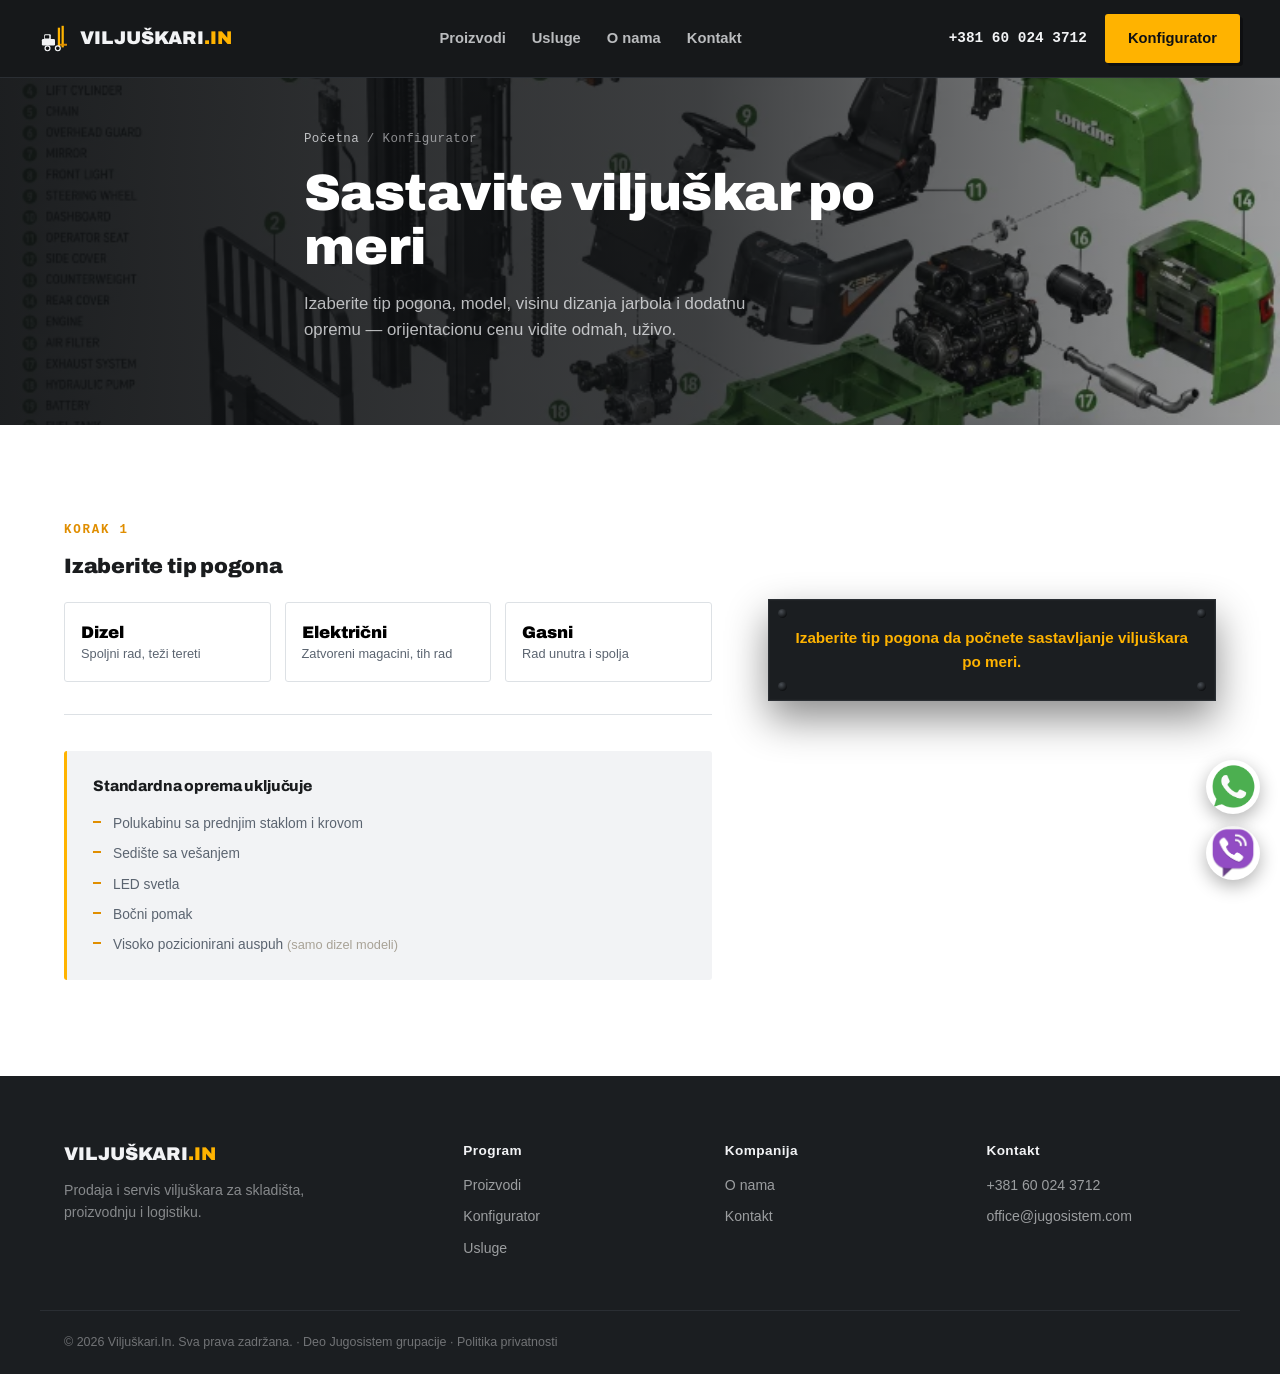
<file: konfigurator.html>
<!DOCTYPE html>
<html lang="sr">
<head>
<meta charset="UTF-8">
<link rel="icon" href="favicon.ico" sizes="any">
<link rel="icon" type="image/png" sizes="32x32" href="favicon-32x32.png">
<link rel="icon" type="image/png" sizes="48x48" href="favicon-48x48.png">
<link rel="icon" type="image/png" sizes="16x16" href="favicon-16x16.png">
<link rel="apple-touch-icon" sizes="180x180" href="apple-touch-icon.png">
<meta name="viewport" content="width=device-width, initial-scale=1.0">
<title>Konfigurator viljuškara — Viljuškari.IN</title>
<meta name="description" content="Sastavite viljuškar po meri — izaberite model, jarbol i dodatnu opremu i dobijte orijentacionu cenu odmah.">
<meta name="robots" content="index, follow">
<link rel="canonical" href="https://www.viljuskari.in.rs/konfigurator.html">
<meta property="og:type" content="website">
<meta property="og:site_name" content="Viljuškari.IN">
<meta property="og:title" content="Konfigurator viljuškara — Viljuškari.IN">
<meta property="og:description" content="Sastavite viljuškar po meri — izaberite model, jarbol i dodatnu opremu i dobijte orijentacionu cenu odmah.">
<meta property="og:url" content="https://www.viljuskari.in.rs/konfigurator.html">
<meta property="og:image" content="https://www.viljuskari.in.rs/images/og-image.jpg">
<meta property="og:image:width" content="1200">
<meta property="og:image:height" content="634">
<meta property="og:locale" content="sr_RS">
<meta name="twitter:card" content="summary_large_image">
<meta name="twitter:title" content="Konfigurator viljuškara — Viljuškari.IN">
<meta name="twitter:description" content="Sastavite viljuškar po meri — izaberite model, jarbol i dodatnu opremu i dobijte orijentacionu cenu odmah.">
<meta name="twitter:image" content="https://www.viljuskari.in.rs/images/og-image.jpg">
<link rel="preconnect" href="https://fonts.googleapis.com">
<link rel="preconnect" href="https://fonts.gstatic.com" crossorigin>
<link href="https://fonts.googleapis.com/css2?family=Archivo:wght@600;800;900&display=swap" rel="stylesheet">
<link rel="stylesheet" href="styles.css">
<link rel="stylesheet" href="category.css">
<link rel="stylesheet" href="configurator.css">
<script type="application/ld+json">
{
  "@context": "https://schema.org",
  "@type": "BreadcrumbList",
  "itemListElement": [
    { "@type": "ListItem", "position": 1, "name": "Početna", "item": "https://www.viljuskari.in.rs/" },
    { "@type": "ListItem", "position": 2, "name": "Konfigurator", "item": "https://www.viljuskari.in.rs/konfigurator.html" }
  ]
}
</script>
</head>
<body>

<a class="skip-link" href="#main">Preskoči na sadržaj</a>

<header class="site-header" id="siteHeader">
  <div class="wrap nav">
    <a href="index.html" class="brand">
      <span class="brand-mark" aria-hidden="true">
        <svg viewBox="0 0 32 32" fill="none">
          <rect x="2" y="17" width="14" height="7" rx="1.3" fill="#F2F3F5"/>
          <rect x="4.5" y="12" width="7" height="6" rx="1" fill="#F2F3F5"/>
          <rect x="5.3" y="13" width="4.6" height="3.6" rx=".5" fill="#0F1113"/>
          <rect x="19" y="5" width="2.4" height="21" fill="#FFB300"/>
          <rect x="23" y="3" width="2.4" height="23" fill="#FFB300"/>
          <rect x="21.4" y="22" width="7.4" height="2.2" rx=".4" fill="#E08E00"/>
          <circle cx="8" cy="27" r="2.6" fill="#0F1113" stroke="#F2F3F5" stroke-width="1.3"/>
          <circle cx="19" cy="27" r="2.6" fill="#0F1113" stroke="#F2F3F5" stroke-width="1.3"/>
        </svg>
      </span>
      <span class="brand-word">VILJUŠKARI<em>.IN</em></span>
    </a>
    <nav class="nav-links" id="navLinks">
      <a href="index.html#proizvodi">Proizvodi</a>
      <a href="index.html#usluge">Usluge</a>
      <a href="index.html#onama">O nama</a>
      <a href="index.html#kontakt">Kontakt</a>
    </nav>
    <div class="nav-cta">
      <a href="tel:+381600243712" class="nav-phone">+381 60 024 3712</a>
      <a href="konfigurator.html" class="btn btn-amber">Konfigurator</a>
    </div>
    <button class="menu-toggle" id="menuToggle" aria-label="Otvori meni" aria-expanded="false">
      <span></span><span></span><span></span>
    </button>
  </div>
</header>

<main id="main">

<section class="cat-hero">
  <div class="cat-hero-media" aria-hidden="true">
    <img src="images/lonking-exploded-view.webp" alt="Lonking X35 dizel viljuškar — presek delova" class="real-photo">
  </div>
  <div class="wrap cat-hero-inner">
    <div class="breadcrumb"><a href="index.html">Početna</a> / <span>Konfigurator</span></div>
    <h1>Sastavite viljuškar po meri</h1>
    <p class="lead">Izaberite tip pogona, model, visinu dizanja jarbola i dodatnu opremu — orijentacionu cenu vidite odmah, uživo.</p>
  </div>
</section>

<section class="section">
  <div class="wrap">
    <div class="cfg-layout">

      <!-- LEVA STRANA: koraci konfiguracije -->
      <div class="cfg-steps">

        <div class="cfg-step">
          <div class="cfg-step-num">Korak 1</div>
          <h2>Izaberite tip pogona</h2>
          <div class="cfg-type-grid">
            <button class="cfg-type-btn" data-type="dizel">
              <span class="cfg-type-name">Dizel</span>
              <span class="cfg-type-desc">Spoljni rad, teži tereti</span>
            </button>
            <button class="cfg-type-btn" data-type="elektro">
              <span class="cfg-type-name">Električni</span>
              <span class="cfg-type-desc">Zatvoreni magacini, tih rad</span>
            </button>
            <button class="cfg-type-btn" data-type="gas">
              <span class="cfg-type-name">Gasni</span>
              <span class="cfg-type-desc">Rad unutra i spolja</span>
            </button>
          </div>
        </div>

        <div class="cfg-step" id="cfgStep2" hidden>
          <div class="cfg-step-num">Korak 2</div>
          <h2>Izaberite model</h2>
          <select id="cfgModelSelect" class="cfg-select"></select>
        </div>

        <div class="cfg-step" id="cfgStep3" hidden>
          <div class="cfg-step-num">Korak 3</div>
          <h2>Jarbol i visina dizanja</h2>
          <div class="cfg-row-2">
            <div>
              <label class="cfg-label">Tip jarbola</label>
              <select id="cfgMastType" class="cfg-select"></select>
            </div>
            <div>
              <label class="cfg-label">Visina dizanja</label>
              <select id="cfgHeightSelect" class="cfg-select"></select>
            </div>
          </div>
          <p class="cfg-warning" id="cfgMastWarning" hidden></p>
        </div>

        <div class="cfg-step" id="cfgStep4" hidden>
          <div class="cfg-step-num">Korak 4</div>
          <h2>Dodatna oprema</h2>
          <div class="cfg-addons">
            <label class="cfg-addon-label">
              <input type="checkbox" id="cfgAddonPureGume" class="cfg-addon">
              <span>Pune gume</span>
            </label>
            <label class="cfg-addon-label">
              <input type="checkbox" id="cfgAddonKabina" class="cfg-addon">
              <span>Kabina sa grejanjem</span>
            </label>
            <label class="cfg-addon-label">
              <input type="checkbox" id="cfgAddonPozicioner" class="cfg-addon">
              <span>Pozicioner</span>
            </label>
          </div>
        </div>

        <div class="cfg-standard-equip">
          <h3>Standardna oprema uključuje</h3>
          <ul>
            <li>Polukabinu sa prednjim staklom i krovom</li>
            <li>Sedište sa vešanjem</li>
            <li>LED svetla</li>
            <li>Bočni pomak</li>
            <li>Visoko pozicionirani auspuh <span>(samo dizel modeli)</span></li>
          </ul>
        </div>

      </div>

      <!-- DESNA STRANA: rezultat, lepljiv pri skrolu -->
      <aside class="cfg-result-wrap">
        <div class="plate cfg-result" id="cfgResult" hidden>
          <div class="plate-rivet tl"></div><div class="plate-rivet tr"></div>
          <div class="plate-rivet bl"></div><div class="plate-rivet br"></div>
          <div class="plate-head">VAŠA KONFIGURACIJA</div>
          <div class="plate-row"><span>Osnovni model</span><b id="cfgBasePrice">—</b></div>
          <div class="plate-row"><span>Jarbol</span><b id="cfgMastLine">—</b></div>
          <div class="plate-row"><span>Dodatna oprema</span><b id="cfgAddonsPrice">—</b></div>
          <div class="plate-strip" aria-hidden="true"></div>
          <div class="cfg-total-row">
            <span>Ukupno (bez PDV-a)</span>
            <b id="cfgTotalPrice">—</b>
          </div>
          <div class="cfg-total-row cfg-total-row-vat">
            <span>Sa PDV-om (20%)</span>
            <b id="cfgTotalVat">—</b>
          </div>
          <p class="cfg-disclaimer">Prikazana cena je orijentaciona i zavisi od trenutne raspoloživosti i kursa. Za tačnu i obavezujuću ponudu pošaljite upit.</p>
          <button class="btn btn-amber btn-full cfg-send-btn" id="cfgSendBtn">Pošaljite upit sa ovom konfiguracijom</button>
        </div>
        <div class="plate cfg-empty-hint" id="cfgEmptyHint">
          <div class="plate-rivet tl"></div><div class="plate-rivet tr"></div>
          <div class="plate-rivet bl"></div><div class="plate-rivet br"></div>
          <p>Izaberite tip pogona da počnete sastavljanje viljuškara po meri.</p>
        </div>
      </aside>

    </div>
  </div>
</section>

</main>

<footer class="site-footer">
  <div class="wrap footer-grid">
    <div>
      <span class="brand-word footer-brand">VILJUŠKARI<em>.IN</em></span>
      <p>Prodaja i servis viljuškara za skladišta, proizvodnju i logistiku.</p>
    </div>
    <div>
      <b>Program</b>
      <a href="index.html#proizvodi">Proizvodi</a>
      <a href="konfigurator.html">Konfigurator</a>
      <a href="index.html#usluge">Usluge</a>
    </div>
    <div>
      <b>Kompanija</b>
      <a href="index.html#onama">O nama</a>
      <a href="index.html#kontakt">Kontakt</a>
    </div>
    <div>
      <b>Kontakt</b>
      <a href="tel:+381600243712">+381 60 024 3712</a>
      <a href="mailto:office@jugosistem.com">office@jugosistem.com</a>
    </div>
  </div>
  <div class="wrap footer-bottom">© 2026 Viljuškari.In. Sva prava zadržana. · Deo <a href="https://www.jugosistem.rs" target="_blank" rel="noopener">Jugosistem</a> grupacije · <a href="privatnost.html">Politika privatnosti</a></div>
</footer>

<script src="script.js"></script>
<script src="configurator-data.js"></script>
<script src="configurator-logic.js"></script>
</body>
</html>
</file>
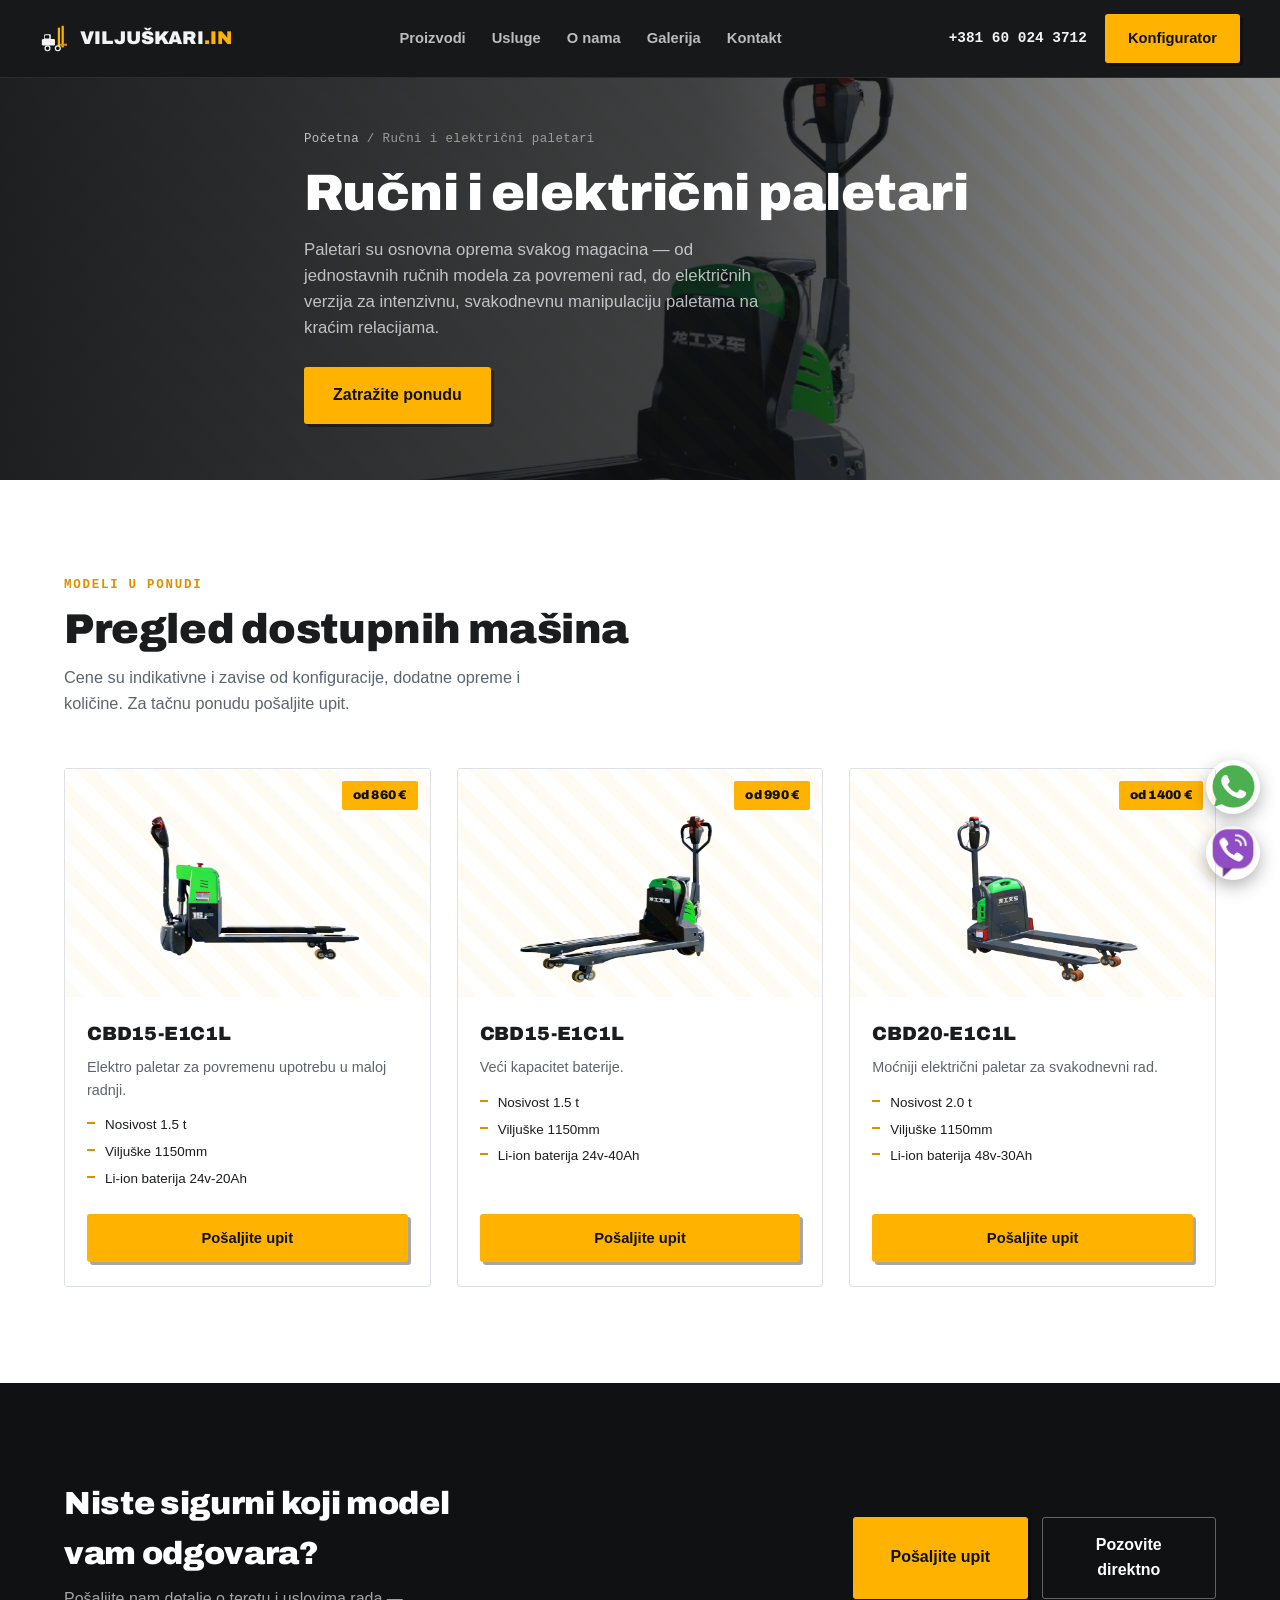
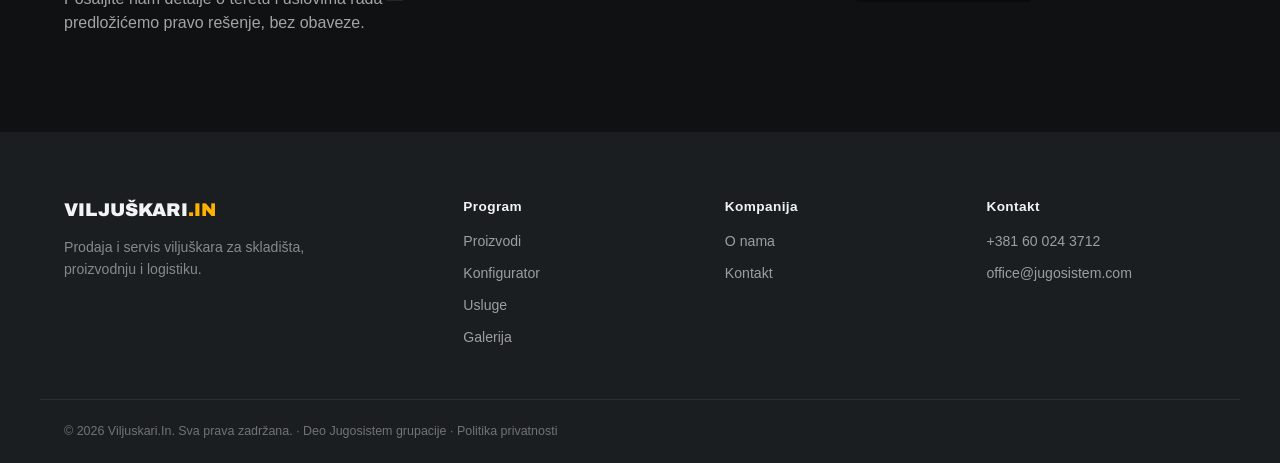
<file: paletari.html>
<!DOCTYPE html>
<html lang="sr">
<head>
<meta charset="UTF-8">
<link rel="icon" href="favicon.ico" sizes="any">
<link rel="icon" type="image/png" sizes="32x32" href="favicon-32x32.png">
<link rel="icon" type="image/png" sizes="48x48" href="favicon-48x48.png">
<link rel="icon" type="image/png" sizes="16x16" href="favicon-16x16.png">
<link rel="apple-touch-icon" sizes="180x180" href="apple-touch-icon.png">
<meta name="viewport" content="width=device-width, initial-scale=1.0">
<title>Ručni i električni paletari — Viljuškari.In</title>
<meta name="description" content="Ručni i električni paletari za brzu manipulaciju paletama — kompaktni i jednostavni za rukovanje. Pogledajte modele i zatražite ponudu.">
<meta name="robots" content="index, follow">
<meta property="og:type" content="website">
<meta property="og:site_name" content="Viljuškari.IN">
<meta property="og:title" content="Ručni i električni paletari — Viljuškari.IN">
<meta property="og:description" content="Ručni i električni paletari za brzu manipulaciju paletama — kompaktni i jednostavni za rukovanje.">
<meta property="og:url" content="https://www.viljuskari.in.rs/paletari.html">
<meta property="og:image" content="https://www.viljuskari.in.rs/images/elektro-paletari.webp">
<meta property="og:locale" content="sr_RS">
<meta name="twitter:card" content="summary_large_image">
<meta name="twitter:title" content="Ručni i električni paletari — Viljuškari.IN">
<meta name="twitter:description" content="Ručni i električni paletari za brzu manipulaciju paletama — kompaktni i jednostavni za rukovanje.">
<meta name="twitter:image" content="https://www.viljuskari.in.rs/images/elektro-paletari.webp">
<link rel="canonical" href="https://www.viljuskari.in.rs/paletari.html">
<link rel="preconnect" href="https://fonts.googleapis.com">
<link rel="preconnect" href="https://fonts.gstatic.com" crossorigin>
<link href="https://fonts.googleapis.com/css2?family=Archivo:wght@600;800;900&display=swap" rel="stylesheet">
<link rel="stylesheet" href="styles.css">
<link rel="stylesheet" href="category.css">
<script type="application/ld+json">
{
  "@context": "https://schema.org",
  "@type": "BreadcrumbList",
  "itemListElement": [
    {
      "@type": "ListItem",
      "position": 1,
      "name": "Početna",
      "item": "https://www.viljuskari.in.rs/"
    },
    {
      "@type": "ListItem",
      "position": 2,
      "name": "Ručni i električni paletari",
      "item": "https://www.viljuskari.in.rs/paletari.html"
    }
  ]
}
</script>
</head>
<body>

<a class="skip-link" href="#main">Preskoči na sadržaj</a>

<header class="site-header" id="siteHeader">
  <div class="wrap nav">
    <a href="index.html" class="brand">
      <span class="brand-mark" aria-hidden="true">
        <svg viewBox="0 0 32 32" fill="none">
          <rect x="2" y="17" width="14" height="7" rx="1.3" fill="#F2F3F5"/>
          <rect x="4.5" y="12" width="7" height="6" rx="1" fill="#F2F3F5"/>
          <rect x="5.3" y="13" width="4.6" height="3.6" rx=".5" fill="#0F1113"/>
          <rect x="19" y="5" width="2.4" height="21" fill="#FFB300"/>
          <rect x="23" y="3" width="2.4" height="23" fill="#FFB300"/>
          <rect x="21.4" y="22" width="7.4" height="2.2" rx=".4" fill="#E08E00"/>
          <circle cx="8" cy="27" r="2.6" fill="#0F1113" stroke="#F2F3F5" stroke-width="1.3"/>
          <circle cx="19" cy="27" r="2.6" fill="#0F1113" stroke="#F2F3F5" stroke-width="1.3"/>
        </svg>
      </span>
      <span class="brand-word">VILJUŠKARI<em>.IN</em></span>
    </a>
    <nav class="nav-links" id="navLinks">
      <a href="index.html#proizvodi">Proizvodi</a>
      <a href="index.html#usluge">Usluge</a>
      <a href="index.html#onama">O nama</a>
      <a href="index.html#galerija">Galerija</a>
      <a href="index.html#kontakt">Kontakt</a>
    </nav>
    <div class="nav-cta">
      <a href="tel:+381600243712" class="nav-phone">+381 60 024 3712</a>
      <a href="konfigurator.html" class="btn btn-amber">Konfigurator</a>
    </div>
    <button class="menu-toggle" id="menuToggle" aria-label="Otvori meni" aria-expanded="false">
      <span></span><span></span><span></span>
    </button>
  </div>
</header>

<main id="main">

<section class="cat-hero">
  <div class="cat-hero-media" aria-hidden="true">
    <!-- ZAMENA SLIKOM: obriši .ph-photo blok ispod i zameni sa
    <img src="images/paletari-hero.jpg" alt="" class="real-photo"> -->
      <div class="ph-photo">
     <img src="images/elektro-paletari.webp" alt="Električni paletar u skladištu" class="real-photo">
    </div>
    </div>
  </div>
  <div class="wrap cat-hero-inner">
    <div class="breadcrumb"><a href="index.html">Početna</a> / <span>Ručni i električni paletari</span></div>
    <h1>Ručni i električni paletari</h1>
    <p class="lead">Paletari su osnovna oprema svakog magacina — od jednostavnih ručnih modela za povremeni rad, do električnih verzija za intenzivnu, svakodnevnu manipulaciju paletama na kraćim relacijama.</p>
    <a href="index.html?model=Ručni%20i%20električni%20paletari#kontakt" class="btn btn-amber btn-lg">Zatražite ponudu</a>
  </div>
</section>

<section class="section">
  <div class="wrap">
    <div class="section-head">
      <div class="eyebrow">Modeli u ponudi</div>
      <h2>Pregled dostupnih mašina</h2>
      <p>Cene su indikativne i zavise od konfiguracije, dodatne opreme i količine. Za tačnu ponudu pošaljite upit.</p>
    </div>
    <div class="product-grid" id="modelGrid"><!-- popunjava se iz script.js --></div>
  </div>
</section>

<section class="section section-dark" id="kontakt-cta">
  <div class="wrap cta-mini-inner">
    <div>
      <h2>Niste sigurni koji model vam odgovara?</h2>
      <p>Pošaljite nam detalje o teretu i uslovima rada — predložićemo pravo rešenje, bez obaveze.</p>
    </div>
    <div class="cta-mini-actions">
      <a href="index.html#kontakt" class="btn btn-amber btn-lg">Pošaljite upit</a>
      <a href="tel:+381600243712" class="btn btn-outline-light btn-lg">Pozovite direktno</a>
    </div>
  </div>
</section>

</main>

<footer class="site-footer">
  <div class="wrap footer-grid">
    <div>
      <span class="brand-word footer-brand">VILJUŠKARI<em>.IN</em></span>
      <p>Prodaja i servis viljuškara za skladišta, proizvodnju i logistiku.</p>
    </div>
    <div>
      <b>Program</b>
      <a href="index.html#proizvodi">Proizvodi</a>
      <a href="konfigurator.html">Konfigurator</a>
      <a href="index.html#usluge">Usluge</a>
      <a href="index.html#galerija">Galerija</a>
    </div>
    <div>
      <b>Kompanija</b>
      <a href="index.html#onama">O nama</a>
      <a href="index.html#kontakt">Kontakt</a>
    </div>
    <div>
      <b>Kontakt</b>
      <a href="tel:+381600243712">+381 60 024 3712</a>
      <a href="mailto:office@jugosistem.com">office@jugosistem.com</a>
    </div>
  </div>
  <div class="wrap footer-bottom">© 2026 Viljuskari.In. Sva prava zadržana. · Deo <a href="https://www.jugosistem.rs" target="_blank" rel="noopener">Jugosistem</a> grupacije · <a href="privatnost.html">Politika privatnosti</a></div>
</footer>

<script>
  window.MODELS = [
  {
    "name": "CBD15-E1C1L",
    "price": "od 860 €",
    "desc": "Elektro paletar za povremenu upotrebu u maloj radnji.",
    "image": "images/elektro-paletari-2.webp",
    "specs": [
      "Nosivost 1.5 t",
      "Viljuške 1150mm",
      "Li-ion baterija 24v-20Ah"
      ]
  },
    {
    "name": "CBD15-E1C1L",
    "price": "od 990 €",
    "desc": "Veći kapacitet baterije.",
    "image": "images/elektro-paletari.webp",
    "specs": [
      "Nosivost 1.5 t",
      "Viljuške 1150mm",
      "Li-ion baterija 24v-40Ah"
    ]
  },
  {
    "name": "CBD20-E1C1L",
    "price": "od 1400 €",
    "desc": "Moćniji električni paletar za svakodnevni rad.",
    "image": "images/elektro-paletari-1.webp",
    "specs": [
      "Nosivost 2.0 t",
      "Viljuške 1150mm",
      "Li-ion baterija 48v-30Ah"
    ]
  },
];
</script>
<script src="script.js"></script>
</body>
</html>
</file>
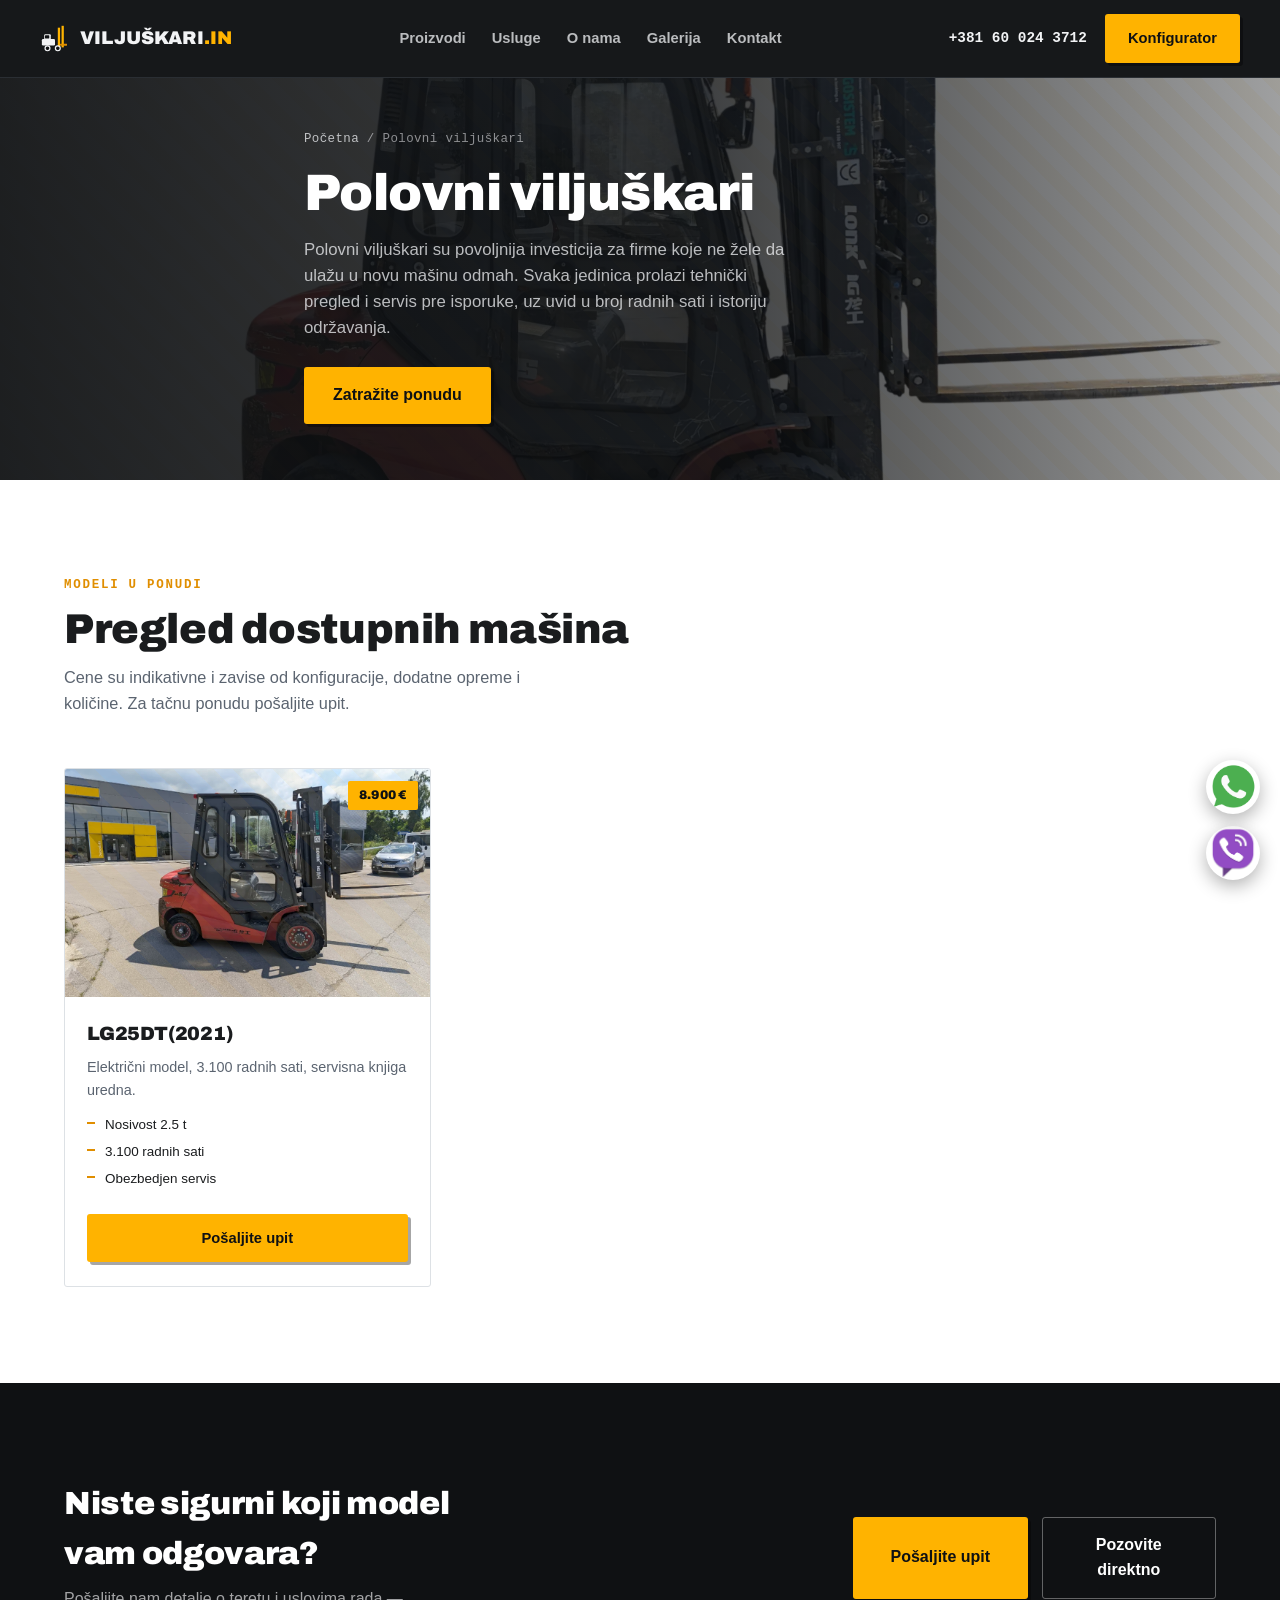
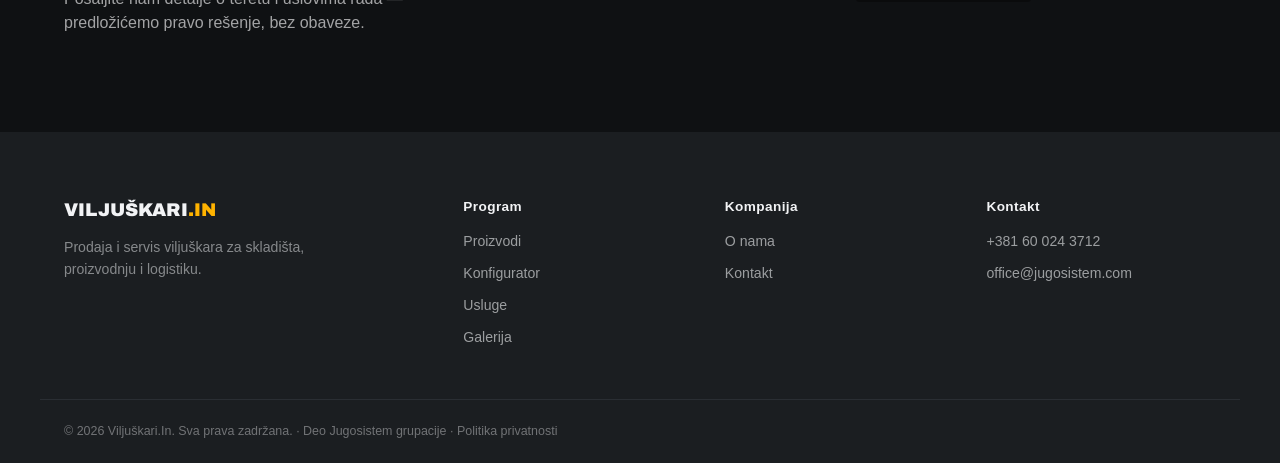
<file: polovni.html>
<!DOCTYPE html>
<html lang="sr">
<head>
<meta charset="UTF-8">
<link rel="icon" href="favicon.ico" sizes="any">
<link rel="icon" type="image/png" sizes="32x32" href="favicon-32x32.png">
<link rel="icon" type="image/png" sizes="48x48" href="favicon-48x48.png">
<link rel="icon" type="image/png" sizes="16x16" href="favicon-16x16.png">
<link rel="apple-touch-icon" sizes="180x180" href="apple-touch-icon.png">
<meta name="viewport" content="width=device-width, initial-scale=1.0">
<title>Polovni viljuškari — Viljuškari.In</title>
<meta name="description" content="Polovni viljuškari — pregledane i servisirane mašine provere ispravnosti i porekla. Pogledajte ponudu i zatražite ponudu.">
<meta name="robots" content="index, follow">
<meta property="og:type" content="website">
<meta property="og:site_name" content="Viljuškari.IN">
<meta property="og:title" content="Polovni viljuškari — Viljuškari.IN">
<meta property="og:description" content="Polovni viljuškari — pregledane i servisirane mašine provere ispravnosti i porekla.">
<meta property="og:url" content="https://www.viljuskari.in.rs/polovni.html">
<meta property="og:image" content="https://www.viljuskari.in.rs/images/polovni-viljuskari.webp">
<meta property="og:locale" content="sr_RS">
<meta name="twitter:card" content="summary_large_image">
<meta name="twitter:title" content="Polovni viljuškari — Viljuškari.IN">
<meta name="twitter:description" content="Polovni viljuškari — pregledane i servisirane mašine provere ispravnosti i porekla.">
<meta name="twitter:image" content="https://www.viljuskari.in.rs/images/polovni-viljuskari.webp">
<link rel="canonical" href="https://www.viljuskari.in.rs/polovni.html">
<link rel="preconnect" href="https://fonts.googleapis.com">
<link rel="preconnect" href="https://fonts.gstatic.com" crossorigin>
<link href="https://fonts.googleapis.com/css2?family=Archivo:wght@600;800;900&display=swap" rel="stylesheet">
<link rel="stylesheet" href="styles.css">
<link rel="stylesheet" href="category.css">
<script type="application/ld+json">
{
  "@context": "https://schema.org",
  "@type": "BreadcrumbList",
  "itemListElement": [
    {
      "@type": "ListItem",
      "position": 1,
      "name": "Početna",
      "item": "https://www.viljuskari.in.rs/"
    },
    {
      "@type": "ListItem",
      "position": 2,
      "name": "Polovni viljuškari",
      "item": "https://www.viljuskari.in.rs/polovni.html"
    }
  ]
}
</script>
</head>
<body>

<a class="skip-link" href="#main">Preskoči na sadržaj</a>

<header class="site-header" id="siteHeader">
  <div class="wrap nav">
    <a href="index.html" class="brand">
      <span class="brand-mark" aria-hidden="true">
        <svg viewBox="0 0 32 32" fill="none">
          <rect x="2" y="17" width="14" height="7" rx="1.3" fill="#F2F3F5"/>
          <rect x="4.5" y="12" width="7" height="6" rx="1" fill="#F2F3F5"/>
          <rect x="5.3" y="13" width="4.6" height="3.6" rx=".5" fill="#0F1113"/>
          <rect x="19" y="5" width="2.4" height="21" fill="#FFB300"/>
          <rect x="23" y="3" width="2.4" height="23" fill="#FFB300"/>
          <rect x="21.4" y="22" width="7.4" height="2.2" rx=".4" fill="#E08E00"/>
          <circle cx="8" cy="27" r="2.6" fill="#0F1113" stroke="#F2F3F5" stroke-width="1.3"/>
          <circle cx="19" cy="27" r="2.6" fill="#0F1113" stroke="#F2F3F5" stroke-width="1.3"/>
        </svg>
      </span>
      <span class="brand-word">VILJUŠKARI<em>.IN</em></span>
    </a>
    <nav class="nav-links" id="navLinks">
      <a href="index.html#proizvodi">Proizvodi</a>
      <a href="index.html#usluge">Usluge</a>
      <a href="index.html#onama">O nama</a>
      <a href="index.html#galerija">Galerija</a>
      <a href="index.html#kontakt">Kontakt</a>
    </nav>
    <div class="nav-cta">
      <a href="tel:+381600243712" class="nav-phone">+381 60 024 3712</a>
      <a href="konfigurator.html" class="btn btn-amber">Konfigurator</a>
    </div>
    <button class="menu-toggle" id="menuToggle" aria-label="Otvori meni" aria-expanded="false">
      <span></span><span></span><span></span>
    </button>
  </div>
</header>

<main id="main">

<section class="cat-hero">
  <div class="cat-hero-media" aria-hidden="true">
    <!-- ZAMENA SLIKOM: obriši .ph-photo blok ispod i zameni sa
    <img src="images/polovni-hero.jpg" alt="" class="real-photo"> -->
    <div class="ph-photo">
       <img src="images/polovni-viljuskari.webp" alt="Polovni viljuškar pregledan pre prodaje" class="real-photo">
    </div>
  </div>
  <div class="wrap cat-hero-inner">
    <div class="breadcrumb"><a href="index.html">Početna</a> / <span>Polovni viljuškari</span></div>
    <h1>Polovni viljuškari</h1>
    <p class="lead">Polovni viljuškari su povoljnija investicija za firme koje ne žele da ulažu u novu mašinu odmah. Svaka jedinica prolazi tehnički pregled i servis pre isporuke, uz uvid u broj radnih sati i istoriju održavanja.</p>
    <a href="index.html?model=Polovni%20viljuškari#kontakt" class="btn btn-amber btn-lg">Zatražite ponudu</a>
  </div>
</section>

<section class="section">
  <div class="wrap">
    <div class="section-head">
      <div class="eyebrow">Modeli u ponudi</div>
      <h2>Pregled dostupnih mašina</h2>
      <p>Cene su indikativne i zavise od konfiguracije, dodatne opreme i količine. Za tačnu ponudu pošaljite upit.</p>
    </div>
    <div class="product-grid" id="modelGrid"><!-- popunjava se iz script.js --></div>
  </div>
</section>

<section class="section section-dark" id="kontakt-cta">
  <div class="wrap cta-mini-inner">
    <div>
      <h2>Niste sigurni koji model vam odgovara?</h2>
      <p>Pošaljite nam detalje o teretu i uslovima rada — predložićemo pravo rešenje, bez obaveze.</p>
    </div>
    <div class="cta-mini-actions">
      <a href="index.html#kontakt" class="btn btn-amber btn-lg">Pošaljite upit</a>
      <a href="tel:+381600243712" class="btn btn-outline-light btn-lg">Pozovite direktno</a>
    </div>
  </div>
</section>

</main>

<footer class="site-footer">
  <div class="wrap footer-grid">
    <div>
      <span class="brand-word footer-brand">VILJUŠKARI<em>.IN</em></span>
      <p>Prodaja i servis viljuškara za skladišta, proizvodnju i logistiku.</p>
    </div>
    <div>
      <b>Program</b>
      <a href="index.html#proizvodi">Proizvodi</a>
      <a href="konfigurator.html">Konfigurator</a>
      <a href="index.html#usluge">Usluge</a>
      <a href="index.html#galerija">Galerija</a>
    </div>
    <div>
      <b>Kompanija</b>
      <a href="index.html#onama">O nama</a>
      <a href="index.html#kontakt">Kontakt</a>
    </div>
    <div>
      <b>Kontakt</b>
      <a href="tel:+381600243712">+381 60 024 3712</a>
      <a href="mailto:office@jugosistem.com">office@jugosistem.com</a>
    </div>
  </div>
  <div class="wrap footer-bottom">© 2026 Viljuškari.In. Sva prava zadržana. · Deo <a href="https://www.jugosistem.rs" target="_blank" rel="noopener">Jugosistem</a> grupacije · <a href="privatnost.html">Politika privatnosti</a></div>
</footer>

<script>
  window.MODELS = [
  {
    "name": "LG25DT(2021)",
    "price": "8.900 €",
    "desc": "Električni model, 3.100 radnih sati, servisna knjiga uredna.",
    "image": "images/LG25DT-polovan.webp",
    "specs": [
      "Nosivost 2.5 t",
      "3.100 radnih sati",
      "Obezbedjen servis"
    ]
  }
];
</script>
<script src="script.js"></script>
</body>
</html>
</file>
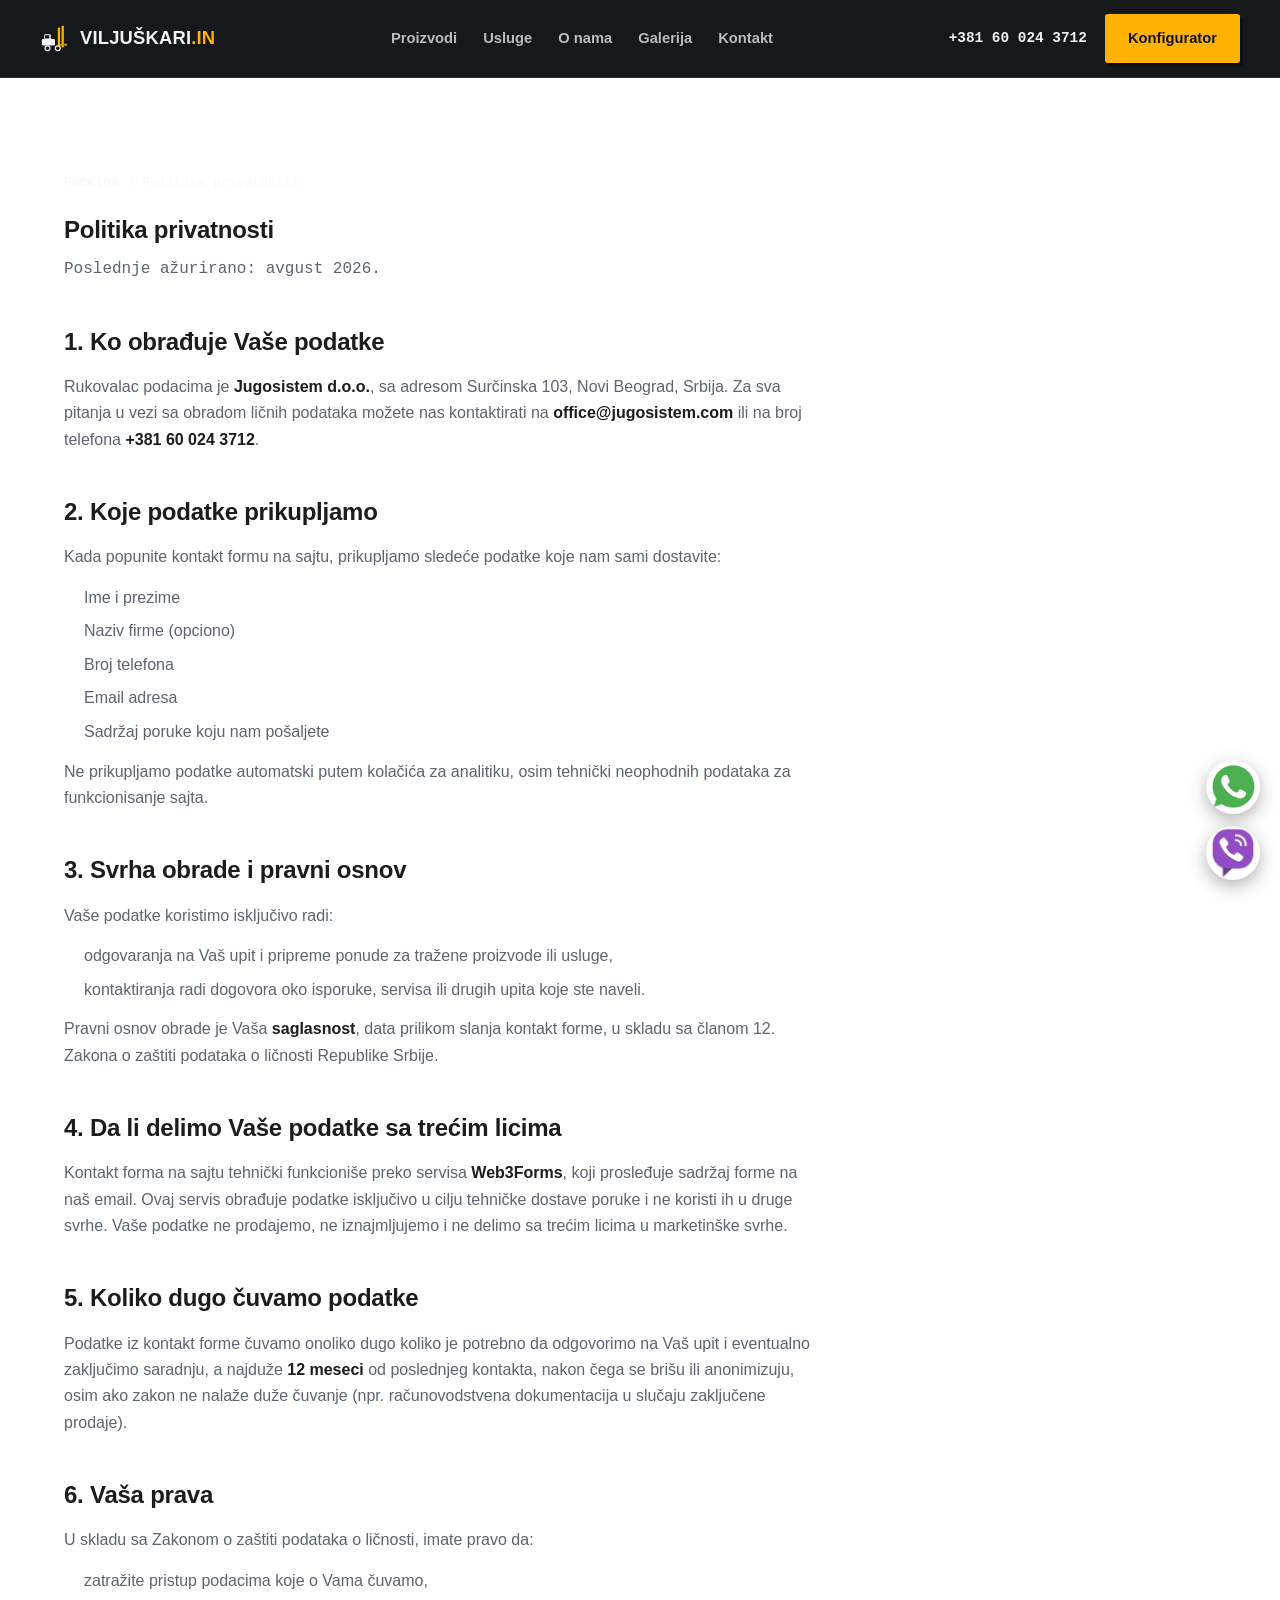
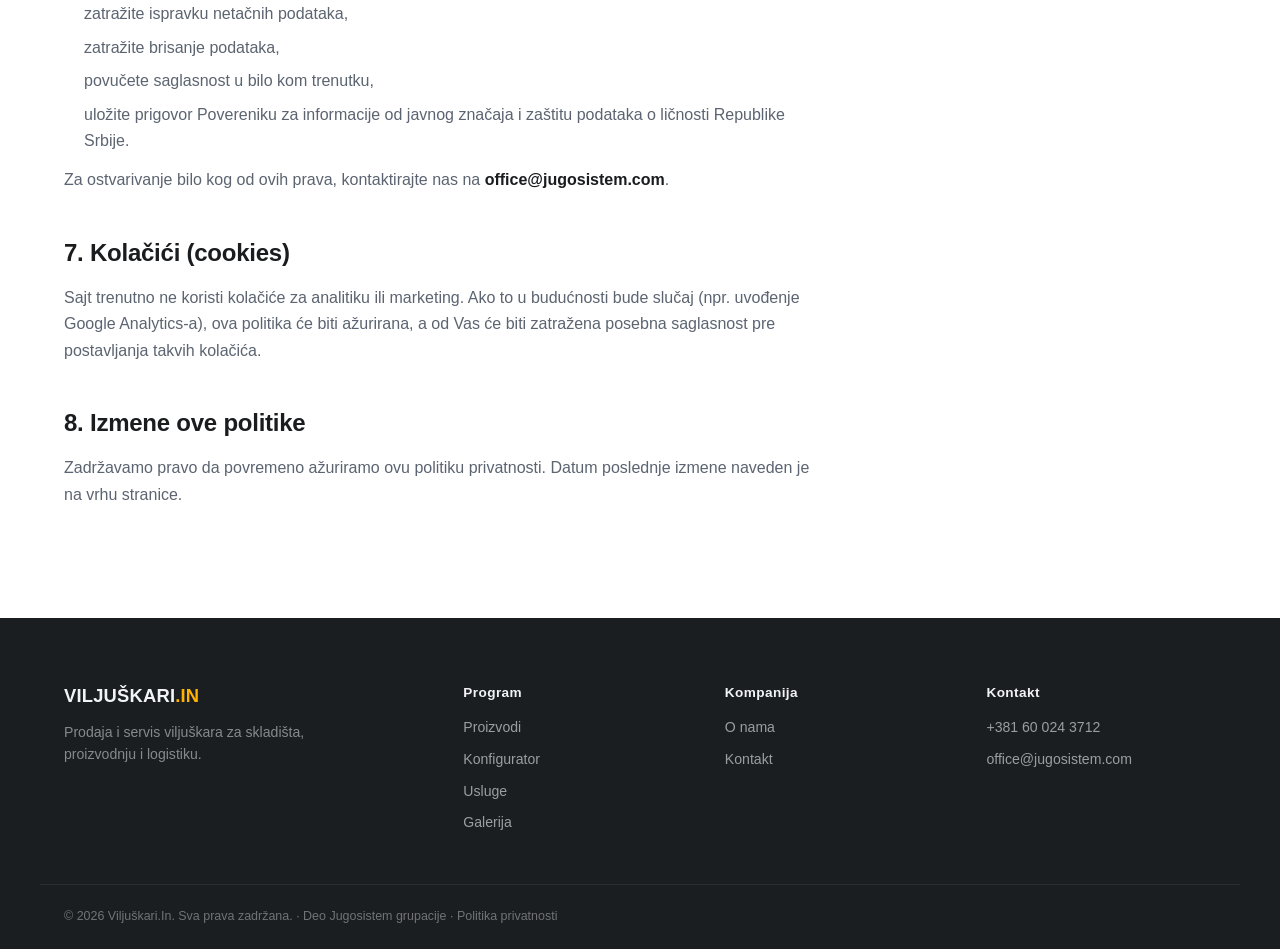
<file: privatnost.html>
<!DOCTYPE html>
<html lang="sr">
<head>
<meta charset="UTF-8">
<link rel="icon" href="favicon.ico" sizes="any">
<link rel="icon" type="image/png" sizes="32x32" href="favicon-32x32.png">
<link rel="icon" type="image/png" sizes="48x48" href="favicon-48x48.png">
<link rel="icon" type="image/png" sizes="16x16" href="favicon-16x16.png">
<link rel="apple-touch-icon" sizes="180x180" href="apple-touch-icon.png">
<meta name="viewport" content="width=device-width, initial-scale=1.0">
<title>Politika privatnosti — Viljuškari.IN</title>
<meta name="description" content="Politika privatnosti sajta Viljuškari.IN — kako obrađujemo Vaše lične podatke.">
<meta name="robots" content="noindex, follow">
<link rel="canonical" href="https://www.viljuskari.in.rs/privatnost.html">
<link rel="stylesheet" href="styles.css">
<link rel="stylesheet" href="category.css">
<style>
  .legal-content{max-width:760px;}
  .legal-content h2{font-size:1.5rem;margin:40px 0 14px;}
  .legal-content h2:first-child{margin-top:0;}
  .legal-content p{color:var(--slate);margin-bottom:14px;font-size:1rem;line-height:1.65;}
  .legal-content ul{margin:0 0 14px 20px;color:var(--slate);}
  .legal-content li{margin-bottom:8px;line-height:1.6;}
  .legal-content strong{color:var(--ink);}
  .legal-updated{font-family:var(--font-mono);font-size:.8rem;color:var(--slate);margin-bottom:32px;}
</style>
</head>
<body>

<a class="skip-link" href="#main">Preskoči na sadržaj</a>

<header class="site-header" id="siteHeader">
  <div class="wrap nav">
    <a href="index.html" class="brand">
      <span class="brand-mark" aria-hidden="true">
        <svg viewBox="0 0 32 32" fill="none">
          <rect x="2" y="17" width="14" height="7" rx="1.3" fill="#F2F3F5"/>
          <rect x="4.5" y="12" width="7" height="6" rx="1" fill="#F2F3F5"/>
          <rect x="5.3" y="13" width="4.6" height="3.6" rx=".5" fill="#0F1113"/>
          <rect x="19" y="5" width="2.4" height="21" fill="#FFB300"/>
          <rect x="23" y="3" width="2.4" height="23" fill="#FFB300"/>
          <rect x="21.4" y="22" width="7.4" height="2.2" rx=".4" fill="#E08E00"/>
          <circle cx="8" cy="27" r="2.6" fill="#0F1113" stroke="#F2F3F5" stroke-width="1.3"/>
          <circle cx="19" cy="27" r="2.6" fill="#0F1113" stroke="#F2F3F5" stroke-width="1.3"/>
        </svg>
      </span>
      <span class="brand-word">VILJUŠKARI<em>.IN</em></span>
    </a>
    <nav class="nav-links" id="navLinks">
      <a href="index.html#proizvodi">Proizvodi</a>
      <a href="index.html#usluge">Usluge</a>
      <a href="index.html#onama">O nama</a>
      <a href="index.html#galerija">Galerija</a>
      <a href="index.html#kontakt">Kontakt</a>
    </nav>
    <div class="nav-cta">
      <a href="tel:+381600243712" class="nav-phone">+381 60 024 3712</a>
      <a href="konfigurator.html" class="btn btn-amber">Konfigurator</a>
    </div>
    <button class="menu-toggle" id="menuToggle" aria-label="Otvori meni" aria-expanded="false">
      <span></span><span></span><span></span>
    </button>
  </div>
</header>

<main id="main">
<section class="section">
  <div class="wrap">
    <div class="breadcrumb"><a href="index.html">Početna</a> / <span>Politika privatnosti</span></div>
    <div class="legal-content">
      <h1 style="margin-bottom:8px;">Politika privatnosti</h1>
      <p class="legal-updated">Poslednje ažurirano: avgust 2026.</p>

      <h2>1. Ko obrađuje Vaše podatke</h2>
      <p>Rukovalac podacima je <strong>Jugosistem d.o.o.</strong>, sa adresom Surčinska 103, Novi Beograd, Srbija. Za sva pitanja u vezi sa obradom ličnih podataka možete nas kontaktirati na <strong>office@jugosistem.com</strong> ili na broj telefona <strong>+381 60 024 3712</strong>.</p>

      <h2>2. Koje podatke prikupljamo</h2>
      <p>Kada popunite kontakt formu na sajtu, prikupljamo sledeće podatke koje nam sami dostavite:</p>
      <ul>
        <li>Ime i prezime</li>
        <li>Naziv firme (opciono)</li>
        <li>Broj telefona</li>
        <li>Email adresa</li>
        <li>Sadržaj poruke koju nam pošaljete</li>
      </ul>
      <p>Ne prikupljamo podatke automatski putem kolačića za analitiku, osim tehnički neophodnih podataka za funkcionisanje sajta.</p>

      <h2>3. Svrha obrade i pravni osnov</h2>
      <p>Vaše podatke koristimo isključivo radi:</p>
      <ul>
        <li>odgovaranja na Vaš upit i pripreme ponude za tražene proizvode ili usluge,</li>
        <li>kontaktiranja radi dogovora oko isporuke, servisa ili drugih upita koje ste naveli.</li>
      </ul>
      <p>Pravni osnov obrade je Vaša <strong>saglasnost</strong>, data prilikom slanja kontakt forme, u skladu sa članom 12. Zakona o zaštiti podataka o ličnosti Republike Srbije.</p>

      <h2>4. Da li delimo Vaše podatke sa trećim licima</h2>
      <p>Kontakt forma na sajtu tehnički funkcioniše preko servisa <strong>Web3Forms</strong>, koji prosleđuje sadržaj forme na naš email. Ovaj servis obrađuje podatke isključivo u cilju tehničke dostave poruke i ne koristi ih u druge svrhe. Vaše podatke ne prodajemo, ne iznajmljujemo i ne delimo sa trećim licima u marketinške svrhe.</p>

      <h2>5. Koliko dugo čuvamo podatke</h2>
      <p>Podatke iz kontakt forme čuvamo onoliko dugo koliko je potrebno da odgovorimo na Vaš upit i eventualno zaključimo saradnju, a najduže <strong>12 meseci</strong> od poslednjeg kontakta, nakon čega se brišu ili anonimizuju, osim ako zakon ne nalaže duže čuvanje (npr. računovodstvena dokumentacija u slučaju zaključene prodaje).</p>

      <h2>6. Vaša prava</h2>
      <p>U skladu sa Zakonom o zaštiti podataka o ličnosti, imate pravo da:</p>
      <ul>
        <li>zatražite pristup podacima koje o Vama čuvamo,</li>
        <li>zatražite ispravku netačnih podataka,</li>
        <li>zatražite brisanje podataka,</li>
        <li>povučete saglasnost u bilo kom trenutku,</li>
        <li>uložite prigovor Povereniku za informacije od javnog značaja i zaštitu podataka o ličnosti Republike Srbije.</li>
      </ul>
      <p>Za ostvarivanje bilo kog od ovih prava, kontaktirajte nas na <strong>office@jugosistem.com</strong>.</p>

      <h2>7. Kolačići (cookies)</h2>
      <p>Sajt trenutno ne koristi kolačiće za analitiku ili marketing. Ako to u budućnosti bude slučaj (npr. uvođenje Google Analytics-a), ova politika će biti ažurirana, a od Vas će biti zatražena posebna saglasnost pre postavljanja takvih kolačića.</p>

      <h2>8. Izmene ove politike</h2>
      <p>Zadržavamo pravo da povremeno ažuriramo ovu politiku privatnosti. Datum poslednje izmene naveden je na vrhu stranice.</p>
    </div>
  </div>
</section>
</main>

<footer class="site-footer">
  <div class="wrap footer-grid">
    <div>
      <span class="brand-word footer-brand">VILJUŠKARI<em>.IN</em></span>
      <p>Prodaja i servis viljuškara za skladišta, proizvodnju i logistiku.</p>
    </div>
    <div>
      <b>Program</b>
      <a href="index.html#proizvodi">Proizvodi</a>
      <a href="konfigurator.html">Konfigurator</a>
      <a href="index.html#usluge">Usluge</a>
      <a href="index.html#galerija">Galerija</a>
    </div>
    <div>
      <b>Kompanija</b>
      <a href="index.html#onama">O nama</a>
      <a href="index.html#kontakt">Kontakt</a>
    </div>
    <div>
      <b>Kontakt</b>
      <a href="tel:+381600243712">+381 60 024 3712</a>
      <a href="mailto:office@jugosistem.com">office@jugosistem.com</a>
    </div>
  </div>
  <div class="wrap footer-bottom">© 2026 Viljuškari.In. Sva prava zadržana. · Deo <a href="https://www.jugosistem.rs" target="_blank" rel="noopener">Jugosistem</a> grupacije · <a href="privatnost.html">Politika privatnosti</a></div>
</footer>

<script src="script.js"></script>
</body>
</html>
</file>
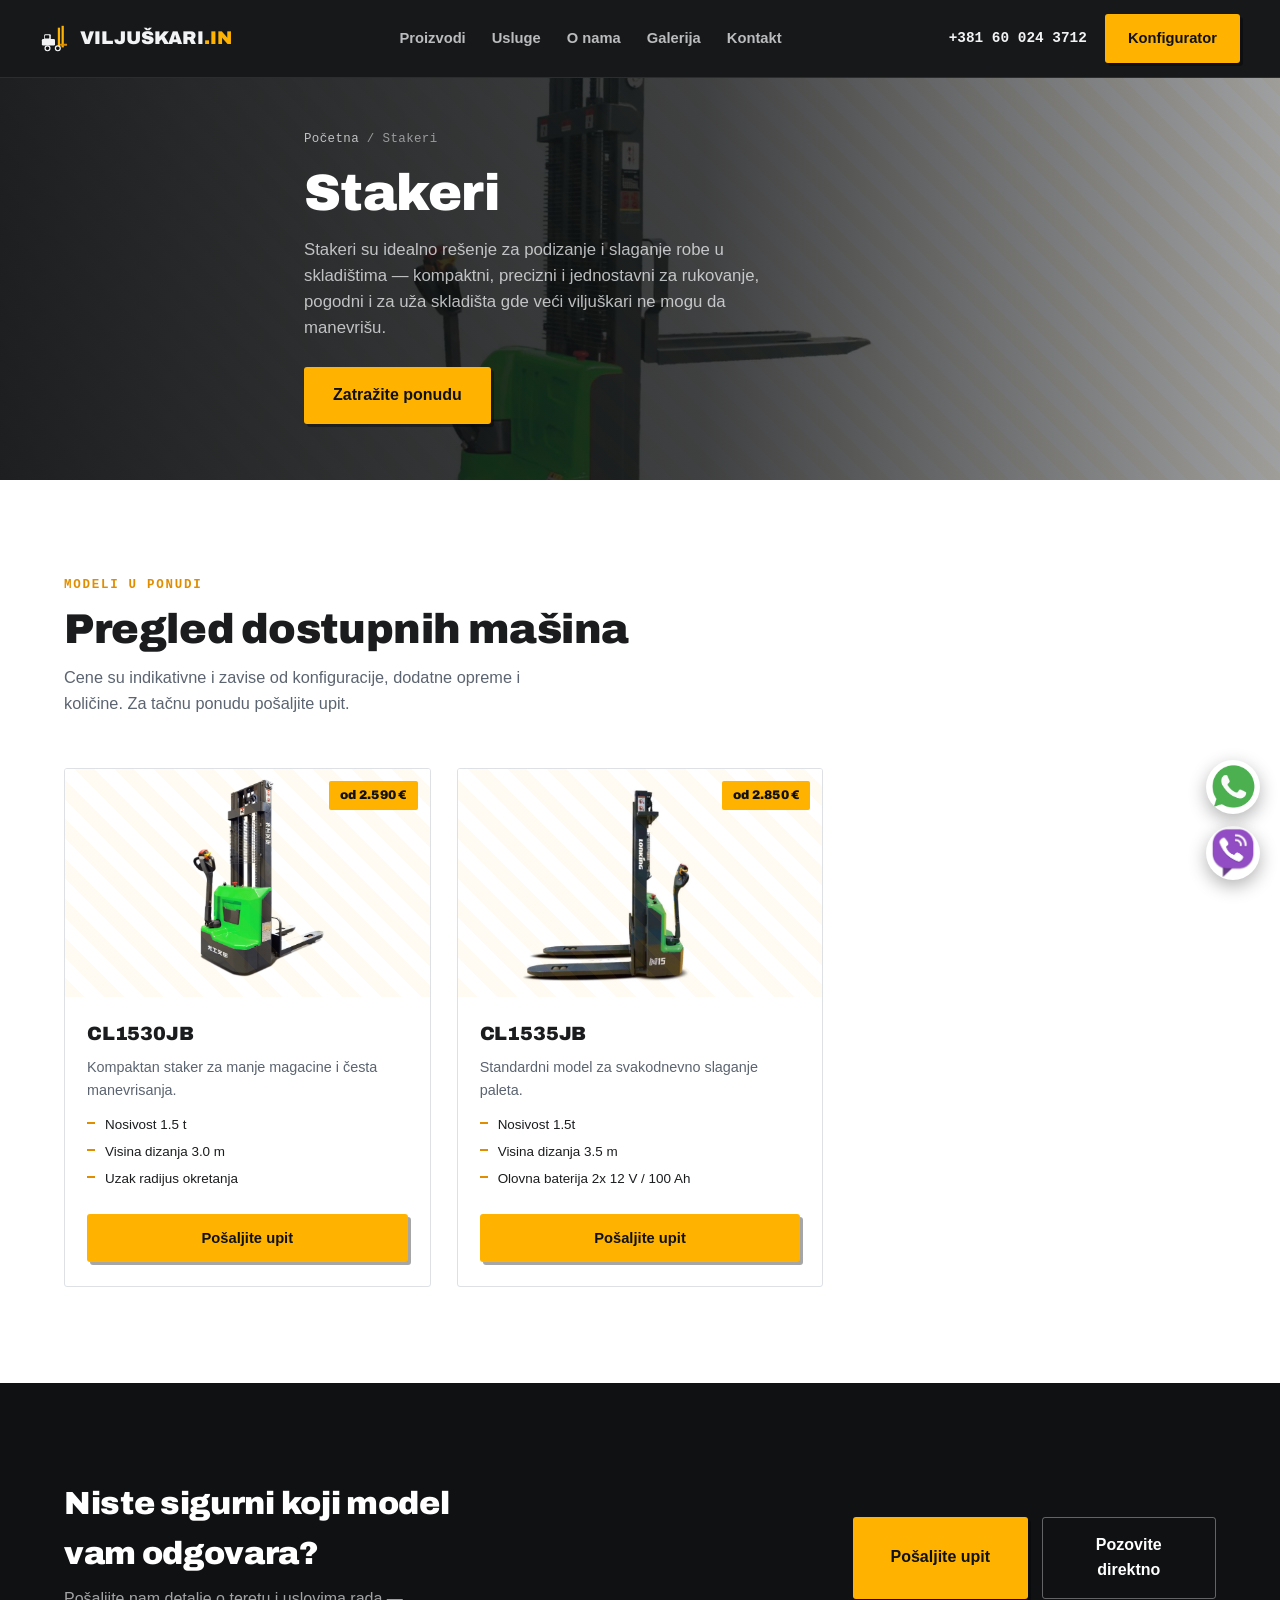
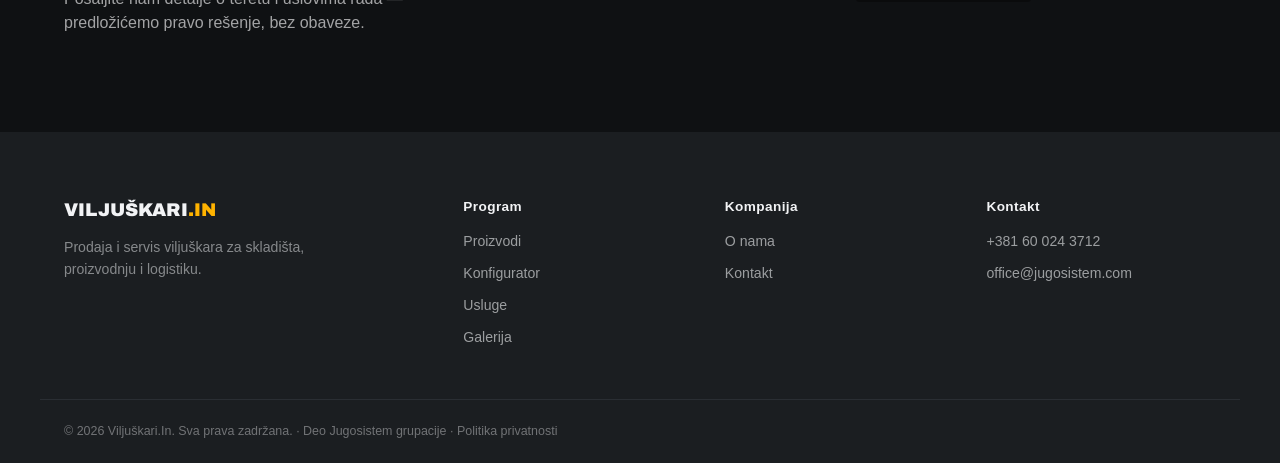
<file: stakeri.html>
<!DOCTYPE html>
<html lang="sr">
<head>
<meta charset="UTF-8">
<link rel="icon" href="favicon.ico" sizes="any">
<link rel="icon" type="image/png" sizes="32x32" href="favicon-32x32.png">
<link rel="icon" type="image/png" sizes="48x48" href="favicon-48x48.png">
<link rel="icon" type="image/png" sizes="16x16" href="favicon-16x16.png">
<link rel="apple-touch-icon" sizes="180x180" href="apple-touch-icon.png">
<meta name="viewport" content="width=device-width, initial-scale=1.0">
<title>Stakeri — Viljuškari.IN</title>
<meta name="description" content="Stakeri za podizanje i slaganje robe u skladištima — kompaktni i precizni. Pogledajte modele i zatražite ponudu.">
<meta name="robots" content="index, follow">
<meta property="og:type" content="website">
<meta property="og:site_name" content="Viljuškari.IN">
<meta property="og:title" content="Stakeri — Viljuškari.IN">
<meta property="og:description" content="Stakeri za podizanje i slaganje robe u skladištima — kompaktni i precizni.">
<meta property="og:url" content="https://www.viljuskari.in.rs/stakeri.html">
<meta property="og:image" content="https://www.viljuskari.in.rs/images/elektro-stakeri.webp">
<meta property="og:locale" content="sr_RS">
<meta name="twitter:card" content="summary_large_image">
<meta name="twitter:title" content="Stakeri — Viljuškari.IN">
<meta name="twitter:description" content="Stakeri za podizanje i slaganje robe u skladištima — kompaktni i precizni.">
<meta name="twitter:image" content="https://www.viljuskari.in.rs/images/elektro-stakeri.webp">
<link rel="canonical" href="https://www.viljuskari.in.rs/stakeri.html">
<link rel="preconnect" href="https://fonts.googleapis.com">
<link rel="preconnect" href="https://fonts.gstatic.com" crossorigin>
<link href="https://fonts.googleapis.com/css2?family=Archivo:wght@600;800;900&display=swap" rel="stylesheet">
<link rel="stylesheet" href="styles.css">
<link rel="stylesheet" href="category.css">
<script type="application/ld+json">
{
  "@context": "https://schema.org",
  "@type": "BreadcrumbList",
  "itemListElement": [
    {
      "@type": "ListItem",
      "position": 1,
      "name": "Početna",
      "item": "https://www.viljuskari.in.rs/"
    },
    {
      "@type": "ListItem",
      "position": 2,
      "name": "Stakeri",
      "item": "https://www.viljuskari.in.rs/stakeri.html"
    }
  ]
}
</script>
</head>
<body>

<a class="skip-link" href="#main">Preskoči na sadržaj</a>

<header class="site-header" id="siteHeader">
  <div class="wrap nav">
    <a href="index.html" class="brand">
      <span class="brand-mark" aria-hidden="true">
        <svg viewBox="0 0 32 32" fill="none">
          <rect x="2" y="17" width="14" height="7" rx="1.3" fill="#F2F3F5"/>
          <rect x="4.5" y="12" width="7" height="6" rx="1" fill="#F2F3F5"/>
          <rect x="5.3" y="13" width="4.6" height="3.6" rx=".5" fill="#0F1113"/>
          <rect x="19" y="5" width="2.4" height="21" fill="#FFB300"/>
          <rect x="23" y="3" width="2.4" height="23" fill="#FFB300"/>
          <rect x="21.4" y="22" width="7.4" height="2.2" rx=".4" fill="#E08E00"/>
          <circle cx="8" cy="27" r="2.6" fill="#0F1113" stroke="#F2F3F5" stroke-width="1.3"/>
          <circle cx="19" cy="27" r="2.6" fill="#0F1113" stroke="#F2F3F5" stroke-width="1.3"/>
        </svg>
      </span>
      <span class="brand-word">VILJUŠKARI<em>.IN</em></span>
    </a>
    <nav class="nav-links" id="navLinks">
      <a href="index.html#proizvodi">Proizvodi</a>
      <a href="index.html#usluge">Usluge</a>
      <a href="index.html#onama">O nama</a>
      <a href="index.html#galerija">Galerija</a>
      <a href="index.html#kontakt">Kontakt</a>
    </nav>
    <div class="nav-cta">
      <a href="tel:+381600243712" class="nav-phone">+381 60 024 3712</a>
      <a href="konfigurator.html" class="btn btn-amber">Konfigurator</a>
    </div>
    <button class="menu-toggle" id="menuToggle" aria-label="Otvori meni" aria-expanded="false">
      <span></span><span></span><span></span>
    </button>
  </div>
</header>

<main id="main">

<section class="cat-hero">
  <div class="cat-hero-media" aria-hidden="true">
    <!-- ZAMENA SLIKOM: obriši .ph-photo blok ispod i zameni sa
    <img src="images/stakeri-hero.jpg" alt="" class="real-photo"> -->
    <div class="ph-photo">
       <img src="images/elektro-stakeri.webp" alt="Elektro staker za slaganje robe u skladištu" class="real-photo">
    </div>
  </div>
  <div class="wrap cat-hero-inner">
    <div class="breadcrumb"><a href="index.html">Početna</a> / <span>Stakeri</span></div>
    <h1>Stakeri</h1>
    <p class="lead">Stakeri su idealno rešenje za podizanje i slaganje robe u skladištima — kompaktni, precizni i jednostavni za rukovanje, pogodni i za uža skladišta gde veći viljuškari ne mogu da manevrišu.</p>
    <a href="index.html?model=Stakeri#kontakt" class="btn btn-amber btn-lg">Zatražite ponudu</a>
  </div>
</section>

<section class="section">
  <div class="wrap">
    <div class="section-head">
      <div class="eyebrow">Modeli u ponudi</div>
      <h2>Pregled dostupnih mašina</h2>
      <p>Cene su indikativne i zavise od konfiguracije, dodatne opreme i količine. Za tačnu ponudu pošaljite upit.</p>
    </div>
    <div class="product-grid" id="modelGrid"><!-- popunjava se iz script.js --></div>
  </div>
</section>

<section class="section section-dark" id="kontakt-cta">
  <div class="wrap cta-mini-inner">
    <div>
      <h2>Niste sigurni koji model vam odgovara?</h2>
      <p>Pošaljite nam detalje o teretu i uslovima rada — predložićemo pravo rešenje, bez obaveze.</p>
    </div>
    <div class="cta-mini-actions">
      <a href="index.html#kontakt" class="btn btn-amber btn-lg">Pošaljite upit</a>
      <a href="tel:+381600243712" class="btn btn-outline-light btn-lg">Pozovite direktno</a>
    </div>
  </div>
</section>

</main>

<footer class="site-footer">
  <div class="wrap footer-grid">
    <div>
      <span class="brand-word footer-brand">VILJUŠKARI<em>.IN</em></span>
      <p>Prodaja i servis viljuškara za skladišta, proizvodnju i logistiku.</p>
    </div>
    <div>
      <b>Program</b>
      <a href="index.html#proizvodi">Proizvodi</a>
      <a href="konfigurator.html">Konfigurator</a>
      <a href="index.html#usluge">Usluge</a>
      <a href="index.html#galerija">Galerija</a>
    </div>
    <div>
      <b>Kompanija</b>
      <a href="index.html#onama">O nama</a>
      <a href="index.html#kontakt">Kontakt</a>
    </div>
    <div>
      <b>Kontakt</b>
      <a href="tel:+381600243712">+381 60 024 3712</a>
      <a href="mailto:office@jugosistem.com">office@jugosistem.com</a>
    </div>
  </div>
  <div class="wrap footer-bottom">© 2026 Viljuškari.In. Sva prava zadržana. · Deo <a href="https://www.jugosistem.rs" target="_blank" rel="noopener">Jugosistem</a> grupacije · <a href="privatnost.html">Politika privatnosti</a></div>
</footer>

<script>
  window.MODELS = [
  {
    "name": "CL1530JB",
    "price": "od 2.590 €",
    "desc": "Kompaktan staker za manje magacine i česta manevrisanja.",
    "image": "images/elektro-stakeri-1.webp",
    "specs": [
      "Nosivost 1.5 t",
      "Visina dizanja 3.0 m",
      "Uzak radijus okretanja"
    ]
  },
  {
    "name": "CL1535JB",
    "price": "od 2.850 €",
    "desc": "Standardni model za svakodnevno slaganje paleta.",
     "image": "images/elektro-stakeri-2.webp",
    "specs": [
      "Nosivost 1.5t",
      "Visina dizanja 3.5 m",
      "Olovna baterija 2x 12 V / 100 Ah"
    ]
  }
]
</script>
<script src="script.js"></script>
</body>
</html>
</file>
<file: styles.css>
/* =========================================================
   DESIGN TOKENS
   ========================================================= */
:root{
  --carbon:#0F1113;
  --graphite:#1B1E21;
  --graphite-2:#24282C;
  --amber:#FFB300;
  --amber-deep:#E08E00;
  --fog:#F2F3F5;
  --white:#FFFFFF;
  --slate:#5B6470;
  --ink:#1A1C1E;
  --line-dark:#2A2E33;
  --line-light:#DDE1E5;

  --font-display:"Archivo", -apple-system, sans-serif;
  --font-body:-apple-system,BlinkMacSystemFont,"Segoe UI",Roboto,Helvetica,Arial,sans-serif;
  --font-mono:ui-monospace,"SFMono-Regular","Roboto Mono","Courier New",monospace;

  --radius:3px;
  --container:1200px;
}

*{margin:0;padding:0;box-sizing:border-box;}
html{scroll-behavior:smooth;}
@media (max-width:560px){
  html{font-size:18px;}
}
@media (prefers-reduced-motion: reduce){
  html{scroll-behavior:auto;}
  *{animation-duration:.01ms !important;animation-iteration-count:1 !important;transition-duration:.01ms !important;scroll-behavior:auto !important;}
}
body{
  font-family:var(--font-body);
  color:var(--ink);
  background:var(--white);
  line-height:1.55;
  -webkit-font-smoothing:antialiased;
  overflow-x:clip;
}
img{max-width:100%;display:block;}
a{color:inherit;text-decoration:none;}
ul{list-style:none;}
.wrap{max-width:var(--container);margin:0 auto;padding:0 24px;}
h1,h2,h3{font-family:var(--font-display);font-weight:900;letter-spacing:-.01em;color:var(--ink);}
.skip-link{position:absolute;left:-999px;top:0;background:var(--amber);color:var(--carbon);padding:10px 16px;z-index:999;font-weight:700;}
.skip-link:focus{left:12px;top:12px;}
a:focus-visible,button:focus-visible,input:focus-visible,textarea:focus-visible{outline:3px solid var(--amber);outline-offset:2px;}

/* =========================================================
   BUTTONS
   ========================================================= */
.btn{
  display:inline-flex;align-items:center;justify-content:center;gap:8px;
  padding:12px 22px;font-weight:700;font-size:.92rem;border-radius:var(--radius);
  border:1.5px solid transparent;cursor:pointer;transition:transform .15s ease, box-shadow .15s ease, background .15s ease;
  font-family:var(--font-body);
}
.btn-lg{padding:15px 28px;font-size:1rem;}
.btn-full{width:100%;}
.btn-amber{background:var(--amber);color:var(--carbon);box-shadow:3px 3px 0 rgba(0,0,0,.35);}
.btn-amber:hover{background:var(--amber-deep);transform:translate(-2px,-2px);box-shadow:5px 5px 0 rgba(0,0,0,.35);}
.btn-outline{border-color:rgba(242,243,245,.4);color:var(--fog);}
.btn-outline:hover{border-color:var(--amber);color:var(--amber);}
.btn-outline-light{border-color:rgba(255,255,255,.35);color:var(--white);text-align:center;}
.btn-outline-light:hover{border-color:var(--amber);color:var(--amber);}

/* =========================================================
   HEADER / NAV
   ========================================================= */
.site-header{
  position:sticky;top:0;z-index:80;
  background:rgba(15,17,19,.97);
  border-bottom:1px solid var(--line-dark);
}
.nav{display:flex;align-items:center;justify-content:space-between;padding:14px 0;gap:24px;min-width:0;}
.brand{display:flex;align-items:center;gap:10px;min-width:0;flex-shrink:1;}
.brand-mark svg{width:30px;height:30px;display:block;}
.brand-word{font-family:var(--font-display);font-weight:900;font-size:1.15rem;color:var(--fog);letter-spacing:.01em;}
.brand-word em{font-style:normal;color:var(--amber);}
.nav-links{display:flex;gap:26px;flex:1;justify-content:center;font-weight:600;font-size:.92rem;}
.nav-links a{color:rgba(242,243,245,.75);transition:color .15s;}
.nav-links a:hover{color:var(--amber);}
.nav-cta{display:flex;align-items:center;gap:18px;min-width:0;}
.nav-phone{font-weight:700;font-size:.9rem;color:var(--fog);font-family:var(--font-mono);}
.menu-toggle{display:none;flex-direction:column;gap:5px;background:none;border:none;cursor:pointer;padding:6px;}
.menu-toggle span{width:22px;height:2px;background:var(--fog);display:block;}

@media (max-width:960px){
  .nav-links{
    position:fixed;top:64px;left:0;width:50%;background:var(--carbon);
    flex-direction:column;justify-content:flex-start;align-items:flex-start;text-align:left;
    padding:28px 28px 32px;gap:24px;font-size:1.1rem;
    transform:translateX(-100%);transition:transform .25s ease;border-top:1px solid var(--line-dark);
    box-shadow:4px 4px 24px rgba(0,0,0,.35);border-bottom-right-radius:8px;
  }
  .nav-links.open{transform:translateX(0);}
  .menu-toggle{display:flex;order:-1;}
  .nav-phone{display:none;}
  .nav-cta .btn-amber{padding:8px 12px;font-size:.82rem;}
}

@media (max-width:400px){
  .brand-mark svg{width:24px;height:24px;}
  .brand-word{font-size:.95rem;}
  .nav-cta .btn-amber{padding:7px 9px;font-size:.72rem;}
}

/* =========================================================
   PLACEHOLDER "PHOTO" BLOCKS
   ========================================================= */
/* Klasa za PRAVE fotografije — koristi umesto .ph-photo kad ubacuješ <img> tag */
.real-photo{width:100%;height:100%;object-fit:cover;display:block;}

.ph-photo{
  position:relative;background:linear-gradient(155deg,#1B1E21 0%,#0F1113 60%,#141618 100%);
  overflow:hidden;display:flex;align-items:center;justify-content:center;
}
.ph-photo::before{
  content:"";position:absolute;inset:0;
  background-image:repeating-linear-gradient(45deg, rgba(255,179,0,.05) 0 14px, transparent 14px 28px);
}
.ph-illustration{width:70%;max-width:420px;height:auto;position:relative;z-index:1;}
.ph-caption{
  position:absolute;left:16px;bottom:14px;z-index:2;
  font-family:var(--font-mono);font-size:.68rem;letter-spacing:.06em;
  color:rgba(242,243,245,.55);text-transform:uppercase;
}

/* =========================================================
   HERO
   ========================================================= */
.hero{position:relative;background:var(--carbon);overflow:hidden;padding-top:8px;}
.hero-media{position:absolute;inset:0;}
.hero-media .ph-photo{width:100%;height:100%;}
.hero-media::after{content:"";position:absolute;inset:0;background:linear-gradient(90deg, rgba(15,17,19,.94) 0%, rgba(15,17,19,.75) 45%, rgba(15,17,19,.35) 100%);}
.hero-inner{
  position:relative;z-index:2;display:grid;grid-template-columns:1.35fr 1fr;gap:48px;align-items:end;
  padding:96px 24px 80px;
}
.ribbon{display:inline-flex;align-items:center;gap:8px;margin-bottom:22px;}
.ribbon span{
  background:repeating-linear-gradient(135deg, var(--amber) 0 10px, var(--carbon) 10px 12px);
  color:transparent;position:relative;padding:0;height:0;width:0;
}
.ribbon{
  border:1.5px solid var(--amber);color:var(--amber);
  font-family:var(--font-mono);font-size:.75rem;letter-spacing:.12em;text-transform:uppercase;font-weight:700;
  padding:7px 14px;
}
.ribbon span{all:unset;}
.hero h1{
  color:var(--white);font-size:clamp(2.5rem,5.6vw,4.2rem);line-height:1.02;font-weight:900;max-width:15ch;
  opacity:0;transform:translateY(16px);animation:riseIn .7s ease .1s forwards;
}
.hero h1 em{font-style:normal;color:var(--amber);}
.hero .lead{
  margin-top:22px;color:rgba(242,243,245,.75);font-size:1.08rem;max-width:44ch;
  opacity:0;transform:translateY(16px);animation:riseIn .7s ease .28s forwards;
}
.hero-ctas{margin-top:32px;display:flex;gap:14px;flex-wrap:wrap;
  opacity:0;transform:translateY(16px);animation:riseIn .7s ease .44s forwards;
}
@keyframes riseIn{to{opacity:1;transform:translateY(0);}}

/* =========================================================
   PLUTAJUĆA DUGMAD (WhatsApp / Viber) — vidljiva na svim stranicama
   ========================================================= */
.floating-contact{
  position:fixed;right:20px;bottom:20px;z-index:150;
  display:flex;flex-direction:column;gap:12px;
}
.floating-contact a{
  width:54px;height:54px;border-radius:50%;
  display:flex;align-items:center;justify-content:center;
  box-shadow:0 6px 18px rgba(0,0,0,.3);
  transition:transform .18s ease, box-shadow .18s ease;
  overflow:hidden;
}
.floating-contact a:hover{transform:scale(1.08);box-shadow:0 8px 22px rgba(0,0,0,.4);}
.floating-contact a img{width:100%;height:100%;object-fit:cover;display:block;}
@media (max-width:560px){
  .floating-contact{right:14px;bottom:14px;gap:10px;}
  .floating-contact a{width:48px;height:48px;}
}

.scroll-cue{
  position:absolute;left:50%;bottom:20px;transform:translateX(-50%);
  background:none;border:1px solid rgba(242,243,245,.3);border-radius:50%;
  width:38px;height:38px;display:flex;align-items:center;justify-content:center;
  cursor:pointer;z-index:2;animation:bob 2.2s ease-in-out infinite;
}
@keyframes bob{0%,100%{transform:translate(-50%,0);}50%{transform:translate(-50%,6px);}}

/* Capacity plate — signature element */
.plate{
  position:relative;background:var(--graphite);border:1px solid var(--line-dark);
  padding:26px 24px 22px;font-family:var(--font-mono);
  box-shadow:inset 0 0 0 1px rgba(255,255,255,.02), 0 18px 40px rgba(0,0,0,.45);
}
.plate-rivet{position:absolute;width:9px;height:9px;border-radius:50%;background:radial-gradient(circle at 35% 30%, #4a4f55, #101214 70%);}
.plate-rivet.tl{top:9px;left:9px;} .plate-rivet.tr{top:9px;right:9px;}
.plate-rivet.bl{bottom:9px;left:9px;} .plate-rivet.br{bottom:9px;right:9px;}
.plate-head{
  color:var(--amber);font-size:.72rem;letter-spacing:.16em;font-weight:700;
  border-bottom:1px dashed var(--line-dark);padding-bottom:10px;margin-bottom:10px;
}
.plate-row{display:flex;justify-content:space-between;gap:12px;padding:8px 0;font-size:.82rem;color:rgba(242,243,245,.6);border-bottom:1px dotted rgba(242,243,245,.08);}
.plate-row:last-of-type{border-bottom:none;}
.plate-row b{color:var(--fog);font-weight:600;overflow-wrap:anywhere;text-align:right;}
.plate-strip{height:5px;margin-top:14px;background:repeating-linear-gradient(135deg, var(--amber) 0 8px, var(--carbon) 8px 10px);}
.plate-hero{opacity:0;transform:translateY(16px);animation:riseIn .7s ease .58s forwards;}

@media (max-width:960px){
  .hero-inner{grid-template-columns:1fr;padding:80px 20px 64px;}
  .hero-media::after{background:linear-gradient(180deg, rgba(15,17,19,.6) 0%, rgba(15,17,19,.96) 75%);}
}

@media (max-width:560px){
  .hero-ctas{flex-direction:column;align-items:stretch;}
  .hero-ctas .btn{width:70%;text-align:left;padding-top:8px;padding-bottom:8px;}
}

/* =========================================================
   TRUST STRIP
   ========================================================= */
.trust-strip{background:var(--graphite);border-bottom:1px solid var(--line-dark);}
.trust-grid{display:grid;grid-template-columns:repeat(4,1fr);gap:1px;background:var(--line-dark);}
.trust-item{background:var(--graphite);padding:28px 26px;display:flex;gap:16px;align-items:flex-start;}
.trust-item svg{width:34px;height:34px;flex:none;}
.trust-item b{display:block;color:var(--fog);font-size:.98rem;margin-bottom:4px;}
.trust-item span{color:rgba(242,243,245,.55);font-size:.85rem;line-height:1.4;}
@media (max-width:860px){.trust-grid{grid-template-columns:1fr 1fr;}}
@media (max-width:560px){.trust-grid{grid-template-columns:1fr;}}

/* =========================================================
   SECTION generic
   ========================================================= */
.section{padding:96px 0;}
.section-alt{background:var(--fog);}
.section-dark{background:var(--carbon);color:var(--fog);}
.section-head{max-width:640px;margin-bottom:52px;}
.section-head-dark h2{color:var(--white);}
.section-head-dark p{color:rgba(242,243,245,.65);}
.eyebrow{
  font-family:var(--font-mono);color:var(--amber-deep);font-weight:700;font-size:.78rem;
  letter-spacing:.14em;text-transform:uppercase;margin-bottom:12px;
}
.section-dark .eyebrow{color:var(--amber);}
.section-head h2{font-size:clamp(1.9rem,4vw,2.6rem);line-height:1.06;}
.section-head p{margin-top:14px;color:var(--slate);font-size:1.02rem;max-width:56ch;}

/* reveal on scroll */
.reveal{opacity:0;transform:translateY(22px);transition:opacity .6s ease, transform .6s ease;}
.reveal.in{opacity:1;transform:translateY(0);}

/* =========================================================
   O NAMA
   ========================================================= */
.onama-grid{display:grid;grid-template-columns:1.1fr .9fr;gap:56px;align-items:center;}
.onama-copy h2{font-size:clamp(1.9rem,4vw,2.5rem);margin-bottom:18px;}
.onama-copy p{color:var(--slate);margin-bottom:14px;font-size:1.02rem;}
.onama-stats{display:flex;gap:36px;margin-top:28px;}
.onama-stats b{display:block;font-family:var(--font-display);font-size:2.5rem;font-weight:900;color:var(--carbon);}
.onama-stats span{font-size:.82rem;color:var(--slate);}
@media (max-width:560px){
  .onama-stats{gap:16px;}
  .onama-stats b{font-size:1.8rem;}
}
.ph-onama{aspect-ratio:3/3.4;border-radius:var(--radius);}
@media (max-width:900px){.onama-grid{grid-template-columns:1fr;}.ph-onama{order:-1;aspect-ratio:16/10;}}

/* =========================================================
   PRODUCT CARDS
   ========================================================= */
.product-grid{display:grid;grid-template-columns:repeat(3,1fr);gap:26px;}
.product-card{
  background:var(--white);border:1px solid var(--line-light);border-radius:var(--radius);overflow:hidden;
  display:flex;flex-direction:column;transition:transform .18s ease, box-shadow .18s ease;
}
.product-card:hover{transform:translateY(-4px);box-shadow:0 20px 34px rgba(15,17,19,.12);}
.product-card .ph-photo{aspect-ratio:16/10;position:relative;}
.product-card .card-badge{
  position:absolute;top:12px;left:12px;background:var(--amber);color:var(--carbon);
  font-family:var(--font-mono);font-size:.68rem;font-weight:700;padding:4px 9px;border-radius:2px;letter-spacing:.04em;z-index:2;
}
.product-body{padding:22px 22px 24px;display:flex;flex-direction:column;flex:1;}
.product-body h3{font-size:1.2rem;margin-bottom:8px;}
.product-body p.desc{color:var(--slate);font-size:.9rem;margin-bottom:14px;}
.product-features{margin-bottom:18px;flex:1;}
.product-features li{
  font-size:.84rem;color:var(--ink);padding-left:18px;position:relative;margin-bottom:6px;
}
.product-features li::before{content:"";position:absolute;left:0;top:7px;width:8px;height:2px;background:var(--amber-deep);}
.product-body .btn{align-self:flex-start;}
@media (max-width:960px){.product-grid{grid-template-columns:1fr 1fr;}}
@media (max-width:620px){.product-grid{grid-template-columns:1fr;}}

/* =========================================================
   ZASTO MI
   ========================================================= */
.why-grid{display:grid;grid-template-columns:repeat(5,1fr);gap:22px;}
.why-item{padding:24px 18px 0;border-top:2px solid var(--amber);}
.why-item svg{width:30px;height:30px;margin-bottom:16px;}
.why-item h3{font-size:1rem;margin-bottom:8px;font-weight:800;}
.why-item p{color:var(--slate);font-size:.86rem;}
@media (max-width:960px){.why-grid{grid-template-columns:repeat(2,1fr);}}
@media (max-width:560px){.why-grid{grid-template-columns:1fr;}}

/* =========================================================
   BRANDS
   ========================================================= */
.brand-strip{display:grid;grid-template-columns:repeat(6,1fr);gap:1px;background:var(--line-dark);border:1px solid var(--line-dark);margin-top:8px;}
.brand-logo{
  background:var(--graphite);padding:30px 10px;text-align:center;
  font-family:var(--font-display);font-weight:900;font-size:1.05rem;letter-spacing:.03em;
  color:rgba(242,243,245,.4);transition:color .18s ease;
}
.brand-logo:hover{color:var(--amber);}
.brands-note{margin-top:16px;font-size:.75rem;color:rgba(242,243,245,.4);}
@media (max-width:860px){.brand-strip{grid-template-columns:repeat(3,1fr);}}
@media (max-width:520px){.brand-strip{grid-template-columns:repeat(2,1fr);}}

/* =========================================================
   SERVICES
   ========================================================= */
.services-list{border-top:1px solid var(--line-light);}
.service-row{
  display:grid;grid-template-columns:160px 1fr;gap:32px;padding:26px 0;
  border-bottom:1px solid var(--line-light);align-items:baseline;
}
.service-num{font-family:var(--font-mono);color:var(--amber-deep);font-weight:700;font-size:.85rem;letter-spacing:.08em;text-transform:uppercase;}
.service-body h3{font-size:1.15rem;margin-bottom:6px;}
.service-body p{color:var(--slate);font-size:.92rem;}
@media (max-width:640px){.service-row{grid-template-columns:1fr;gap:8px;}}

/* =========================================================
   GALLERY
   ========================================================= */
.gallery-grid{display:grid;grid-template-columns:repeat(4,1fr);gap:16px;}
.gallery-item{position:relative;aspect-ratio:4/3;border-radius:var(--radius);overflow:hidden;}
.gallery-item .ph-photo{width:100%;height:100%;}
.gallery-item .gcap{
  position:absolute;inset:auto 0 0 0;padding:10px 12px;
  background:linear-gradient(0deg, rgba(15,17,19,.85), transparent);
  color:var(--fog);font-size:.78rem;font-weight:600;
}
.gallery-item:nth-child(1),.gallery-item:nth-child(6){grid-column:span 2;grid-row:span 2;}
.gallery-item{cursor:pointer;}

/* =========================================================
   LIGHTBOX (modal za uvecani prikaz slike iz galerije)
   ========================================================= */
.lightbox{
  position:fixed;inset:0;z-index:200;
  background:rgba(15,17,19,.95);
  display:none;align-items:center;justify-content:center;
  padding:40px 24px;
  opacity:0;transition:opacity .25s ease;
}
.lightbox.open{display:flex;opacity:1;}
.lightbox-img{
  max-width:min(1100px,92vw);max-height:86vh;
  object-fit:contain;border-radius:2px;
  box-shadow:0 20px 60px rgba(0,0,0,.6);
  transform:scale(.96);transition:transform .25s ease;
}
.lightbox.open .lightbox-img{transform:scale(1);}
.lightbox-caption{
  position:absolute;left:0;right:0;bottom:24px;text-align:center;
  color:rgba(242,243,245,.8);font-size:.9rem;font-family:var(--font-mono);
}
.lightbox-close{
  position:absolute;top:20px;right:24px;
  background:none;border:1.5px solid rgba(242,243,245,.35);color:var(--fog);
  width:42px;height:42px;border-radius:50%;font-size:1.6rem;line-height:1;
  cursor:pointer;transition:border-color .15s, color .15s;
}
.lightbox-close:hover{border-color:var(--amber);color:var(--amber);}
.lightbox-arrow{
  position:absolute;top:50%;transform:translateY(-50%);
  background:rgba(255,255,255,.06);border:1.5px solid rgba(242,243,245,.3);color:var(--fog);
  width:48px;height:48px;border-radius:50%;font-size:1.1rem;
  cursor:pointer;transition:border-color .15s, color .15s, background .15s;
  display:flex;align-items:center;justify-content:center;
}
.lightbox-arrow:hover{border-color:var(--amber);color:var(--amber);background:rgba(255,179,0,.08);}
.lightbox-prev{left:20px;}
.lightbox-next{right:20px;}
@media (max-width:700px){
  .lightbox-arrow{width:40px;height:40px;font-size:.95rem;}
  .lightbox-prev{left:8px;}
  .lightbox-next{right:8px;}
}
@media (max-width:560px){
  .lightbox-close{top:12px;right:12px;width:38px;height:38px;font-size:1.4rem;}
}
@media (max-width:860px){.gallery-grid{grid-template-columns:repeat(2,1fr);}.gallery-item:nth-child(1),.gallery-item:nth-child(6){grid-column:span 1;grid-row:span 1;}}

/* =========================================================
   CONTACT
   ========================================================= */
.kontakt-grid{display:grid;grid-template-columns:1.2fr .8fr;gap:56px;}
.kontakt-form-wrap h2{color:var(--white);font-size:clamp(1.7rem,3.6vw,2.3rem);margin-bottom:26px;max-width:20ch;}
.contact-form{display:flex;flex-direction:column;gap:16px;}
.form-row label{display:block;font-size:.8rem;font-weight:700;color:rgba(242,243,245,.7);margin-bottom:6px;letter-spacing:.03em;}
.form-row input,.form-row textarea{
  width:100%;background:var(--graphite);border:1px solid var(--line-dark);color:var(--fog);
  padding:12px 14px;border-radius:var(--radius);font-family:var(--font-body);font-size:.95rem;
  transition:border-color .15s;
}
.form-row input:focus,.form-row textarea:focus{border-color:var(--amber);outline:none;}
.form-row-half{display:grid;grid-template-columns:1fr 1fr;gap:16px;}
.form-status{font-size:.88rem;color:var(--amber);min-height:1.2em;}
.consent-label{display:flex;align-items:flex-start;gap:10px;cursor:pointer;font-size:.85rem;color:rgba(242,243,245,.7);line-height:1.4;}
.consent-label input{margin-top:3px;flex-shrink:0;width:16px;height:16px;accent-color:var(--amber);cursor:pointer;}
.consent-label a{color:var(--amber);text-decoration:underline;}
.consent-label a:hover{color:var(--amber-deep);}
@media (max-width:560px){.form-row-half{grid-template-columns:1fr;}}

.kontakt-info{display:flex;flex-direction:column;gap:20px;}
.plate-contact{margin-top:2px;}
@media (max-width:960px){.kontakt-grid{grid-template-columns:1fr;}}

/* =========================================================
   FOOTER
   ========================================================= */
.site-footer{background:var(--graphite);color:rgba(242,243,245,.7);padding:64px 0 0;}
.footer-grid{display:grid;grid-template-columns:1.6fr 1fr 1fr 1fr;gap:32px;padding-bottom:40px;border-bottom:1px solid var(--line-dark);}
.footer-brand{display:block;margin-bottom:12px;}
.footer-grid p{font-size:.88rem;color:rgba(242,243,245,.5);max-width:32ch;}
.footer-grid b{display:block;color:var(--fog);font-size:.85rem;margin-bottom:14px;letter-spacing:.03em;}
.footer-grid a{display:block;font-size:.88rem;margin-bottom:10px;color:rgba(242,243,245,.6);transition:color .15s;}
.footer-grid a:hover{color:var(--amber);}
.footer-bottom{padding:22px 24px;font-size:.78rem;color:rgba(242,243,245,.4);}
@media (max-width:760px){.footer-grid{grid-template-columns:1fr 1fr;}}
</file>
<file: category.css>
/* category.css — dopunski stilovi za stranice pojedinačnih kategorija.
   Učitava se POSLE styles.css i koristi iste design tokene (var(--amber) itd.) */

/* dugmad na kartici proizvoda na pocetnoj */
.product-actions{display:flex;gap:10px;flex-wrap:wrap;}
.product-actions .btn{flex:1;text-align:center;white-space:nowrap;}

/* breadcrumb */
.breadcrumb{
  font-family:var(--font-mono);font-size:.78rem;color:rgba(242,243,245,.55);
  margin-bottom:18px;letter-spacing:.03em;
}
.breadcrumb a{color:rgba(242,243,245,.75);}
.breadcrumb a:hover{color:var(--amber);}

/* hero kategorije - manji od hero-a na pocetnoj */
.cat-hero{
  position:relative;background:var(--carbon);overflow:hidden;
}
.cat-hero-media{position:absolute;inset:0;}
.cat-hero-media .ph-photo{width:100%;height:100%;}
.cat-hero-media::after{content:"";position:absolute;inset:0;background:linear-gradient(90deg, rgba(15,17,19,.94) 0%, rgba(15,17,19,.8) 55%, rgba(15,17,19,.4) 100%);}
.cat-hero-inner{position:relative;z-index:2;padding:52px 24px 56px;max-width:720px;}
.cat-hero h1{color:var(--white);font-size:clamp(2.1rem,4.4vw,3.2rem);line-height:1.05;margin-bottom:16px;}
.cat-hero .lead{color:rgba(242,243,245,.75);font-size:1.05rem;margin-bottom:26px;max-width:52ch;}

/* model kartice (iste bazicne klase kao product-card, dopuna: price-tag) */
.price-tag{
  position:absolute;top:12px;right:12px;z-index:2;
  background:var(--amber);color:var(--carbon);border:none;
  font-family:var(--font-display);font-size:.78rem;font-weight:900;
  padding:5px 11px;border-radius:2px;letter-spacing:.02em;
}
.model-card{
  background:var(--white);border:1px solid var(--line-light);border-radius:var(--radius);overflow:hidden;
  display:flex;flex-direction:column;transition:transform .18s ease, box-shadow .18s ease;
}
.model-card:hover{transform:translateY(-4px);box-shadow:0 20px 34px rgba(15,17,19,.12);}
.model-card .ph-photo{aspect-ratio:16/10;position:relative;}

/* mini CTA band izmedju modela i footera */
.cta-mini-inner{display:flex;justify-content:space-between;align-items:center;gap:32px;flex-wrap:wrap;}
.cta-mini-inner h2{color:var(--white);font-size:clamp(1.5rem,3vw,2rem);margin-bottom:8px;max-width:22ch;}
.cta-mini-inner p{color:rgba(242,243,245,.65);max-width:44ch;}
.cta-mini-actions{display:flex;gap:14px;flex-wrap:wrap;}

@media (min-width:701px){
  .cta-mini-actions .btn{flex:1;text-align:center;}
}

@media (max-width:700px){
  .cta-mini-inner{flex-direction:column;align-items:flex-start;}
  .cta-mini-actions{flex-direction:column;align-items:stretch;}
  .cta-mini-actions .btn{width:100%;text-align:left;padding-top:8px;padding-bottom:8px;}
}
</file>
<file: configurator.css>
/* configurator.css — stilovi specifični za konfigurator.html
   Koristi iste design tokene iz styles.css (var(--amber) itd.) */

.cfg-layout{
  display:grid;grid-template-columns:1.3fr .9fr;gap:56px;align-items:start;
}

/* ===== KORACI (leva strana) ===== */
.cfg-step{
  padding:32px 0;border-bottom:1px solid var(--line-light);
  opacity:0;animation:cfgFadeIn .4s ease forwards;
}
.cfg-step:first-child{padding-top:0;}
.cfg-step:last-child{border-bottom:none;}
@keyframes cfgFadeIn{to{opacity:1;}}
.cfg-step[hidden]{display:none;}

.cfg-step-num{
  font-family:var(--font-mono);color:var(--amber-deep);font-weight:700;
  font-size:.78rem;letter-spacing:.14em;text-transform:uppercase;margin-bottom:10px;
}
.cfg-step h2{font-size:1.3rem;margin-bottom:20px;}

.cfg-type-grid{display:grid;grid-template-columns:repeat(3,1fr);gap:14px;}
.cfg-type-btn{
  background:var(--white);border:1.5px solid var(--line-light);border-radius:var(--radius);
  padding:20px 16px;text-align:left;cursor:pointer;transition:border-color .15s, box-shadow .15s;
  display:flex;flex-direction:column;gap:4px;
}
.cfg-type-btn:hover{border-color:var(--amber);}
.cfg-type-btn.active{border-color:var(--amber);border-width:2px;box-shadow:0 6px 16px rgba(255,179,0,.18);}
.cfg-type-name{font-family:var(--font-display);font-weight:900;font-size:1.05rem;}
.cfg-type-desc{font-size:.8rem;color:var(--slate);}

.cfg-select{
  width:100%;padding:13px 14px;border:1.5px solid var(--line-light);border-radius:var(--radius);
  font-family:var(--font-body);font-size:.95rem;color:var(--ink);background:var(--white);
  cursor:pointer;
}
.cfg-select:focus{outline:none;border-color:var(--amber);}
.cfg-label{display:block;font-size:.8rem;font-weight:700;color:var(--slate);margin-bottom:8px;}
.cfg-row-2{display:grid;grid-template-columns:1fr 1fr;gap:16px;}

.cfg-warning{
  margin-top:14px;padding:12px 14px;background:#FFF6E5;border:1px solid var(--amber);
  border-radius:var(--radius);font-size:.85rem;color:#7A5300;
}

.cfg-addons{display:flex;flex-direction:column;gap:12px;}
.cfg-addon-label{
  display:flex;align-items:center;gap:10px;padding:14px 16px;
  border:1.5px solid var(--line-light);border-radius:var(--radius);cursor:pointer;
  transition:border-color .15s;
}
.cfg-addon-label:has(input:checked){border-color:var(--amber);background:#FFFBF0;}
.cfg-addon-label input{width:18px;height:18px;accent-color:var(--amber);cursor:pointer;flex-shrink:0;}
.cfg-addon-label span{font-size:.92rem;font-weight:600;}

/* ===== REZULTAT (desna strana, plate stil) ===== */
.cfg-result-wrap{position:sticky;top:96px;}
.cfg-result{background:var(--carbon);}
.cfg-result[hidden]{display:none;}
.cfg-total-row{
  display:flex;justify-content:space-between;align-items:baseline;
  padding:14px 0 4px;font-family:var(--font-display);
}
.cfg-total-row span{font-size:.82rem;color:rgba(242,243,245,.6);}
.cfg-total-row b{font-size:1.5rem;color:var(--amber);font-weight:900;}
.cfg-total-row-vat{padding-top:2px;}
.cfg-total-row-vat span{font-size:.75rem;}
.cfg-total-row-vat b{font-size:1rem;color:rgba(242,243,245,.75);font-weight:700;}
.cfg-disclaimer{
  font-size:.72rem;color:rgba(242,243,245,.45);margin:16px 0 18px;line-height:1.5;
}
.cfg-send-btn{margin-top:0;}

.cfg-empty-hint{
  margin-top:78px; /* poravnava donju ivicu sa dugmadima tipa pogona (visina "Korak 1" naslova) */
  padding:26px 24px;
}
.cfg-empty-hint p{color:var(--amber);font-family:var(--font-body);font-size:.95rem;line-height:1.6;font-weight:600;text-align:center;}
.cfg-empty-hint[hidden]{display:none;}

/* ===== STANDARDNA OPREMA (info blok) ===== */
.cfg-standard-equip{
  margin-top:36px;padding:24px 26px;background:var(--fog);border-radius:var(--radius);
  border-left:3px solid var(--amber);
}
.cfg-standard-equip h3{font-size:.95rem;font-weight:800;margin-bottom:14px;color:var(--ink);}
.cfg-standard-equip ul{list-style:none;}
.cfg-standard-equip li{
  font-size:.86rem;color:var(--slate);padding-left:20px;position:relative;margin-bottom:9px;
}
.cfg-standard-equip li:last-child{margin-bottom:0;}
.cfg-standard-equip li::before{
  content:"";position:absolute;left:0;top:8px;width:8px;height:2px;background:var(--amber-deep);
}
.cfg-standard-equip li span{color:#A8A296;font-size:.8rem;}

@media (max-width:960px){
  .cfg-layout{grid-template-columns:1fr;gap:0;}
  .cfg-result-wrap{position:static;margin-top:32px;}
  .cfg-type-grid{grid-template-columns:1fr;}
  .cfg-row-2{grid-template-columns:1fr;}
  .cfg-empty-hint{margin-top:0;}
}
</file>
